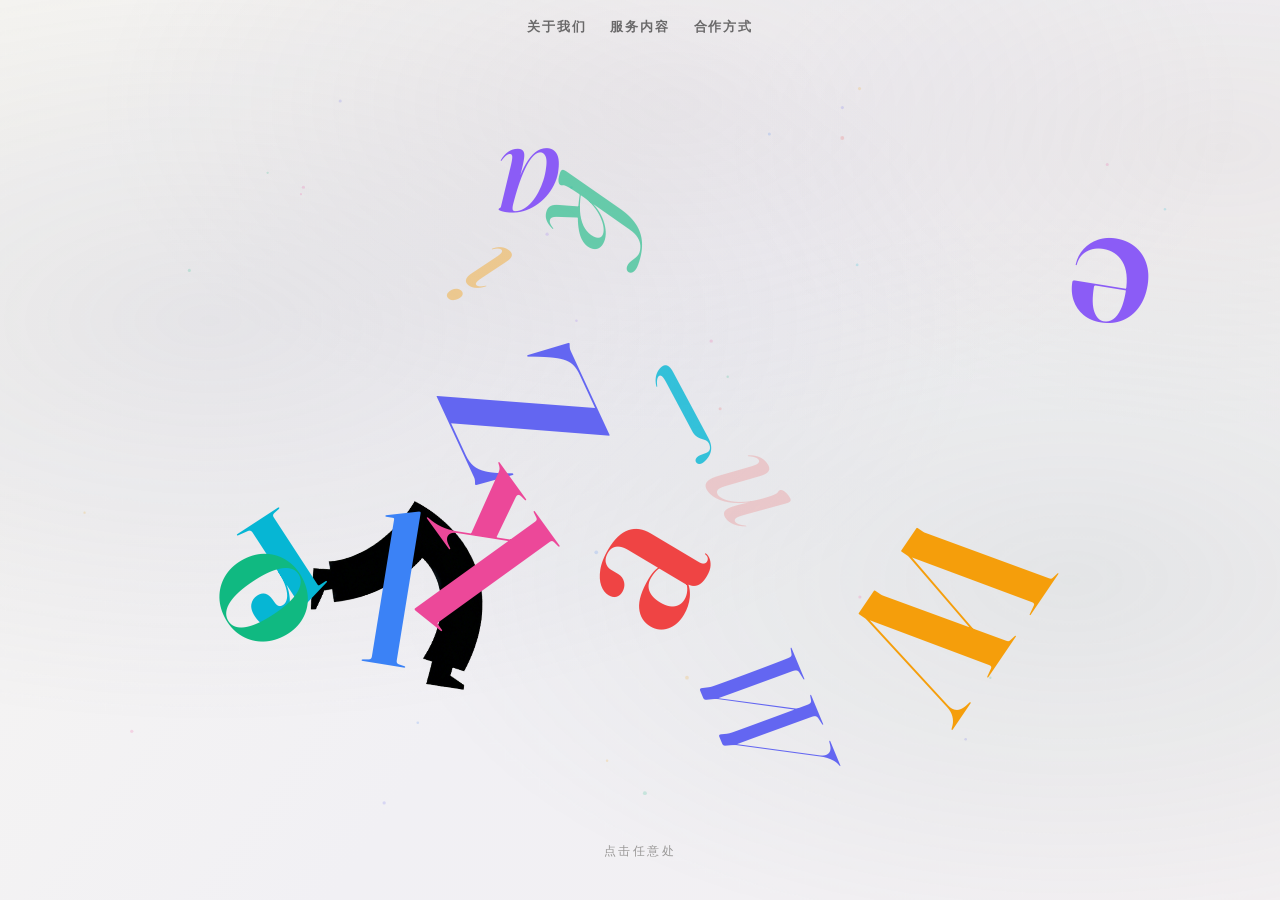
<file: index.html>
<!doctype html>
<html lang="zh-CN">
  <head>
    <meta charset="UTF-8" />
    <meta
      name="viewport"
      content="width=device-width, initial-scale=1.0, viewport-fit=cover"
    />
    <title>ZeroWalk</title>
    <link rel="icon" href="/assets/favicon.png" type="image/png" />
    <meta
      name="description"
      content="ZeroWalk — Walk in. Make AI work."
    />
    <link rel="preconnect" href="https://fonts.googleapis.com" />
    <link rel="preconnect" href="https://fonts.gstatic.com" crossorigin />
    <link rel="stylesheet" href="/styles/home.css" />
  </head>
  <body class="page-home">
    <div class="bg-gradient" aria-hidden="true"></div>
    <canvas id="canvas" aria-hidden="true"></canvas>

    <nav id="topNavTags" class="top-nav top-nav--home" aria-label="站点导航"></nav>

    <p id="hint" class="hint">点击任意处</p>

    <div id="contactPanel" class="home-contact-panel" aria-hidden="true">
      <div class="home-contact-middle">
        <div class="home-prose">
          <span class="home-prose__kicker">AI 时代，新的「阶级」出现了。</span>
          <p class="home-prose__lead">
            Anthropic CEO Dario Amodei 提出了一个极其震撼的概念：<br />
            「Zero World Country」— 第零世界国家。
          </p>
          <p class="home-prose__body">
            他说：这个世界已经有 1000 万人，提前进入了 AI 新世界。<br />
            他们没有国界，没有总统，没有边界。
          </p>
          <p class="home-prose__body">
            但他们有：AI 算力、工作流、自动化、Agent 以及被 AI 放大的能力。
          </p>
          <p class="home-prose__muted">而剩下的人，还停留在旧世界。</p>
        </div>
      </div>
      <div class="home-contact-footer">
        <a href="/services" class="contact-btn">AI如何改造我的业务？</a>
        <p class="home-contact-tagline">「跟我们一起去第零世界走走」 — 第零漫步。</p>
      </div>
    </div>

    <script src="/scripts/dom-ready.js"></script>
    <script src="/scripts/site-config.js"></script>
    <script src="/scripts/storage.js"></script>
    <script src="/scripts/contact-form.js"></script>
    <script src="/scripts/contact-modal.js"></script>
    <script src="/scripts/shared.js"></script>
    <script src="/scripts/home-ui.js"></script>
    <script src="/scripts/home-canvas.js" defer></script>
  </body>
</html>
</file>
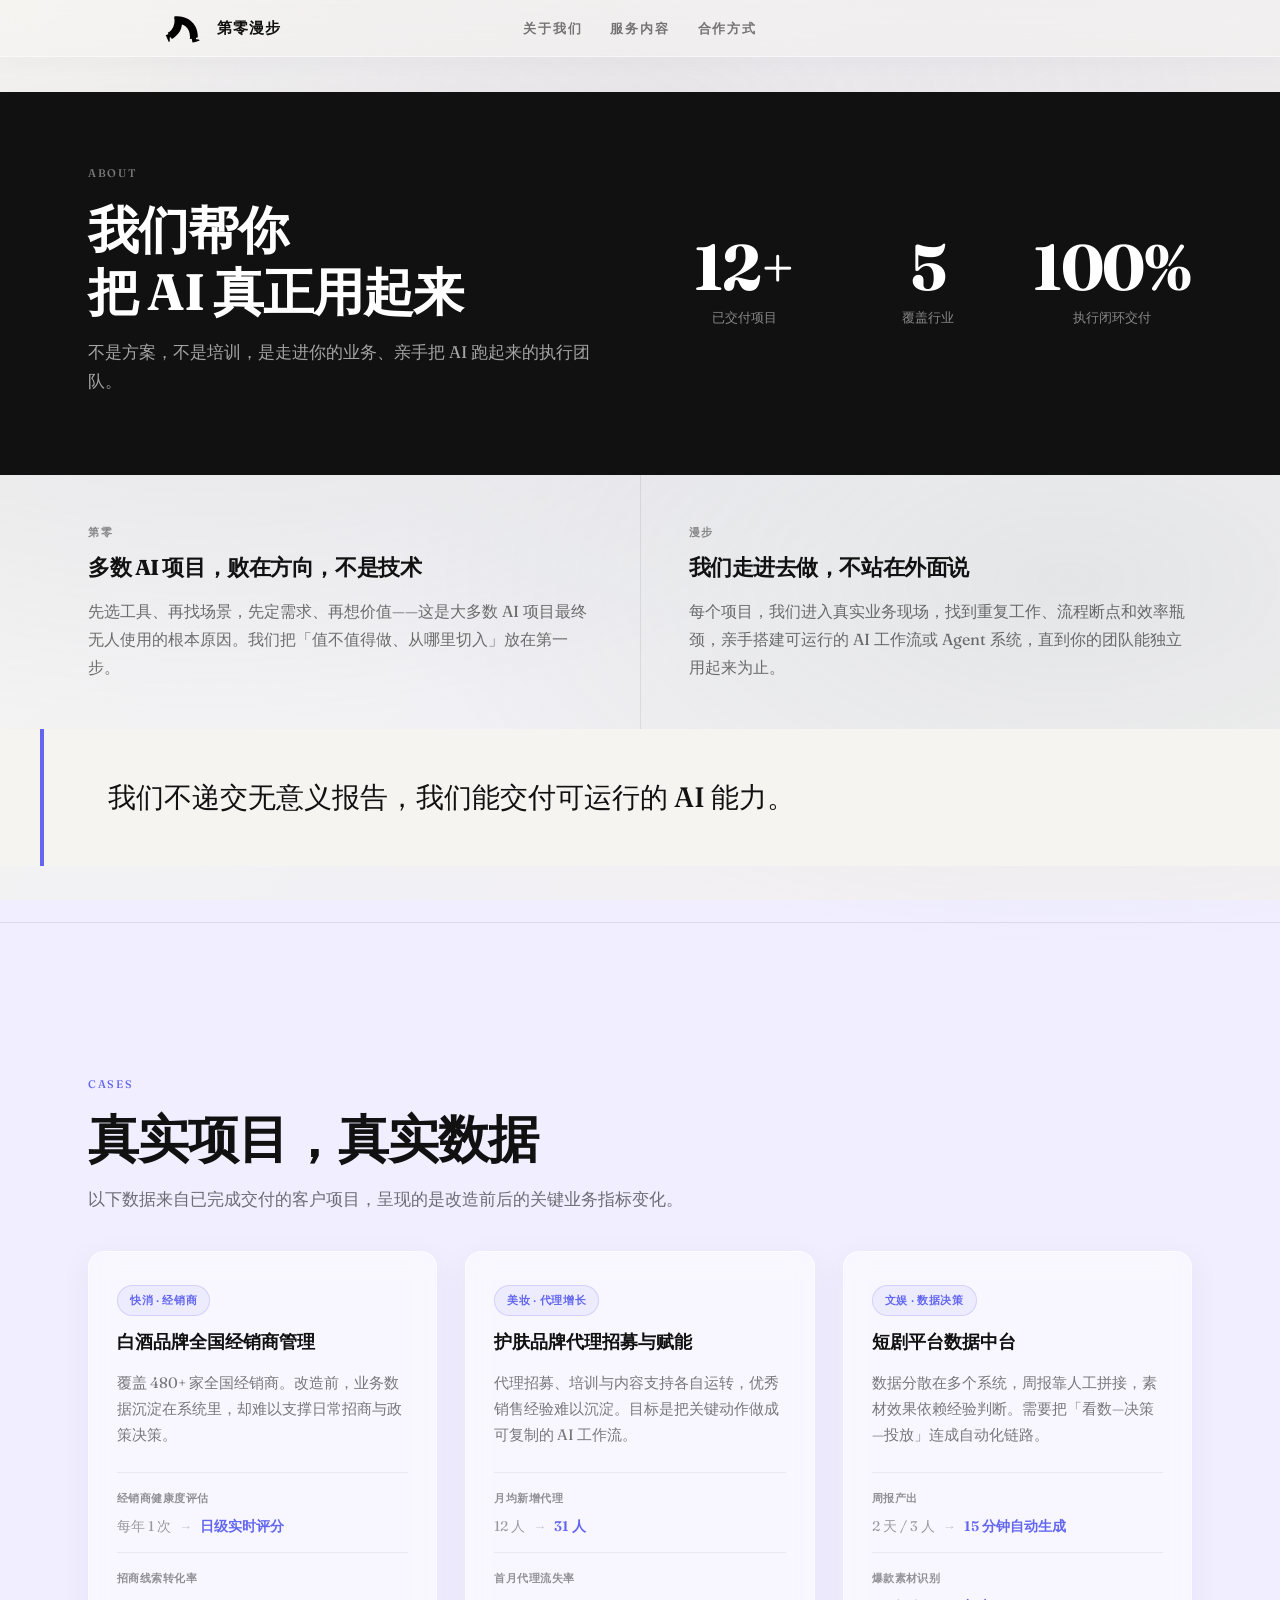
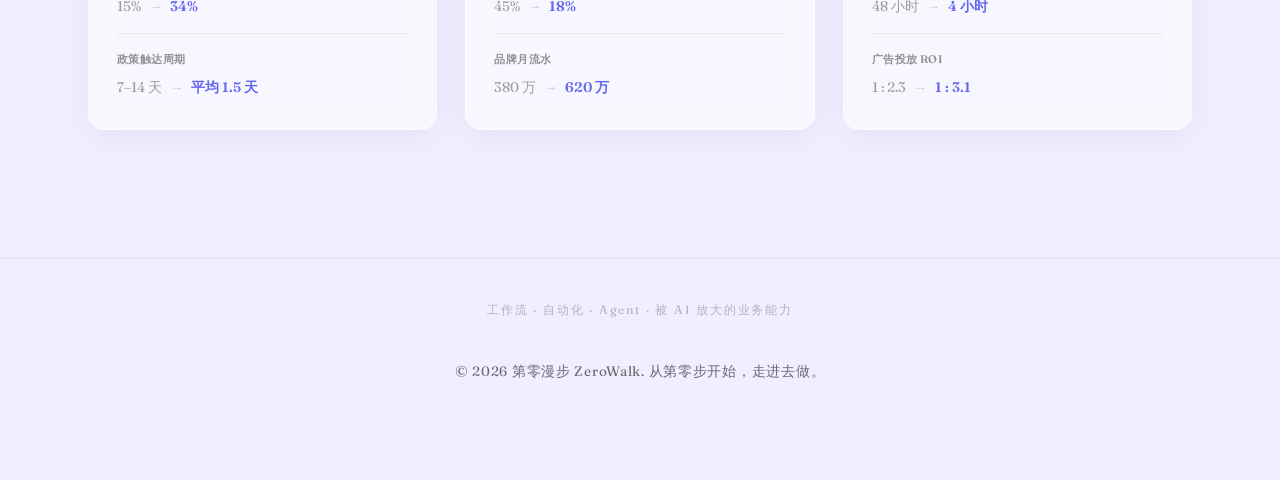
<file: about/index.html>
<!doctype html>
<html lang="zh-CN">
  <head>
    <meta charset="UTF-8" />
    <meta
      name="viewport"
      content="width=device-width, initial-scale=1.0, viewport-fit=cover"
    />
    <title>关于我们 · 第零漫步 ZeroWalk</title>
    <link rel="icon" href="/assets/favicon.png" type="image/png" />
    <link rel="preconnect" href="https://fonts.googleapis.com" />
    <link rel="preconnect" href="https://fonts.gstatic.com" crossorigin />
    <link rel="stylesheet" href="/styles/site.css" />
  </head>
  <body class="page-sub">
    <div class="bg-gradient" aria-hidden="true"></div>
    <header id="topNavTags" class="top-nav-bar" aria-label="站点导航"></header>

    <div class="site-shell site-shell--sub">
      <main class="sub-main">
        <section class="sub-hero-dark sub-section--flush-top" aria-labelledby="about-hero-title">
          <div class="sub-container sub-hero-dark__grid">
            <div>
              <span class="sub-label">About</span>
              <h1 id="about-hero-title" class="sub-title">我们帮你<br />把 AI 真正用起来</h1>
              <p class="sub-lead">不是方案，不是培训，是走进你的业务、亲手把 AI 跑起来的执行团队。</p>
            </div>
            <div class="sub-hero-stats" aria-label="核心数据">
              <div class="sub-hero-stat">
                <span class="sub-hero-stat__value">12+</span>
                <span class="sub-hero-stat__label">已交付项目</span>
              </div>
              <div class="sub-hero-stat">
                <span class="sub-hero-stat__value">5</span>
                <span class="sub-hero-stat__label">覆盖行业</span>
              </div>
              <div class="sub-hero-stat">
                <span class="sub-hero-stat__value">100%</span>
                <span class="sub-hero-stat__label">执行闭环交付</span>
              </div>
            </div>
          </div>
        </section>

        <section class="sub-section sub-section--tight">
          <div class="sub-container sub-container--flush">
            <div class="sub-split-story">
              <article class="sub-split-story__col">
                <span class="story-tag">第零</span>
                <h3>多数 AI 项目，败在方向，不是技术</h3>
                <p>
                  先选工具、再找场景，先定需求、再想价值——这是大多数 AI 项目最终无人使用的根本原因。我们把「值不值得做、从哪里切入」放在第一步。
                </p>
              </article>
              <div class="sub-split-story__rule" aria-hidden="true"></div>
              <article class="sub-split-story__col">
                <span class="story-tag">漫步</span>
                <h3>我们走进去做，不站在外面说</h3>
                <p>
                  每个项目，我们进入真实业务现场，找到重复工作、流程断点和效率瓶颈，亲手搭建可运行的 AI 工作流或 Agent 系统，直到你的团队能独立用起来为止。
                </p>
              </article>
            </div>
          </div>
        </section>

        <section class="sub-quote-wrap" aria-label="品牌主张">
          <blockquote class="sub-pull-quote">
            <p>我们不递交无意义报告，我们能交付可运行的 AI 能力。</p>
          </blockquote>
        </section>

        <hr class="sub-divider" />

        <section class="sub-section" aria-labelledby="cases-title">
          <div class="sub-container">
            <span class="sub-label">Cases</span>
            <h2 id="cases-title" class="sub-title">真实项目，真实数据</h2>
            <p class="sub-lead sub-lead--spaced">以下数据来自已完成交付的客户项目，呈现的是改造前后的关键业务指标变化。</p>

            <div class="sub-cases">
              <article class="sub-case-card">
                <header class="sub-case-card__head">
                  <span class="sub-case-badge">快消 · 经销商</span>
                  <h3>白酒品牌全国经销商管理</h3>
                </header>
                <p class="sub-case-card__intro">
                  覆盖 480+ 家全国经销商。改造前，业务数据沉淀在系统里，却难以支撑日常招商与政策决策。
                </p>
                <ul class="sub-case-metrics" aria-label="关键指标变化">
                  <li class="sub-case-metric">
                    <span class="sub-case-metric__name">经销商健康度评估</span>
                    <div class="sub-case-metric__vals">
                      <span class="is-before">每年 1 次</span>
                      <span class="is-arrow" aria-hidden="true">→</span>
                      <span class="is-after">日级实时评分</span>
                    </div>
                  </li>
                  <li class="sub-case-metric">
                    <span class="sub-case-metric__name">招商线索转化率</span>
                    <div class="sub-case-metric__vals">
                      <span class="is-before">15%</span>
                      <span class="is-arrow" aria-hidden="true">→</span>
                      <span class="is-after">34%</span>
                    </div>
                  </li>
                  <li class="sub-case-metric">
                    <span class="sub-case-metric__name">政策触达周期</span>
                    <div class="sub-case-metric__vals">
                      <span class="is-before">7–14 天</span>
                      <span class="is-arrow" aria-hidden="true">→</span>
                      <span class="is-after">平均 1.5 天</span>
                    </div>
                  </li>
                </ul>
              </article>

              <article class="sub-case-card">
                <header class="sub-case-card__head">
                  <span class="sub-case-badge">美妆 · 代理增长</span>
                  <h3>护肤品牌代理招募与赋能</h3>
                </header>
                <p class="sub-case-card__intro">
                  代理招募、培训与内容支持各自运转，优秀销售经验难以沉淀。目标是把关键动作做成可复制的 AI 工作流。
                </p>
                <ul class="sub-case-metrics" aria-label="关键指标变化">
                  <li class="sub-case-metric">
                    <span class="sub-case-metric__name">月均新增代理</span>
                    <div class="sub-case-metric__vals">
                      <span class="is-before">12 人</span>
                      <span class="is-arrow" aria-hidden="true">→</span>
                      <span class="is-after">31 人</span>
                    </div>
                  </li>
                  <li class="sub-case-metric">
                    <span class="sub-case-metric__name">首月代理流失率</span>
                    <div class="sub-case-metric__vals">
                      <span class="is-before">45%</span>
                      <span class="is-arrow" aria-hidden="true">→</span>
                      <span class="is-after">18%</span>
                    </div>
                  </li>
                  <li class="sub-case-metric">
                    <span class="sub-case-metric__name">品牌月流水</span>
                    <div class="sub-case-metric__vals">
                      <span class="is-before">380 万</span>
                      <span class="is-arrow" aria-hidden="true">→</span>
                      <span class="is-after">620 万</span>
                    </div>
                  </li>
                </ul>
              </article>

              <article class="sub-case-card">
                <header class="sub-case-card__head">
                  <span class="sub-case-badge">文娱 · 数据决策</span>
                  <h3>短剧平台数据中台</h3>
                </header>
                <p class="sub-case-card__intro">
                  数据分散在多个系统，周报靠人工拼接，素材效果依赖经验判断。需要把「看数—决策—投放」连成自动化链路。
                </p>
                <ul class="sub-case-metrics" aria-label="关键指标变化">
                  <li class="sub-case-metric">
                    <span class="sub-case-metric__name">周报产出</span>
                    <div class="sub-case-metric__vals">
                      <span class="is-before">2 天 / 3 人</span>
                      <span class="is-arrow" aria-hidden="true">→</span>
                      <span class="is-after">15 分钟自动生成</span>
                    </div>
                  </li>
                  <li class="sub-case-metric">
                    <span class="sub-case-metric__name">爆款素材识别</span>
                    <div class="sub-case-metric__vals">
                      <span class="is-before">48 小时</span>
                      <span class="is-arrow" aria-hidden="true">→</span>
                      <span class="is-after">4 小时</span>
                    </div>
                  </li>
                  <li class="sub-case-metric">
                    <span class="sub-case-metric__name">广告投放 ROI</span>
                    <div class="sub-case-metric__vals">
                      <span class="is-before">1 : 2.3</span>
                      <span class="is-arrow" aria-hidden="true">→</span>
                      <span class="is-after">1 : 3.1</span>
                    </div>
                  </li>
                </ul>
              </article>
            </div>
          </div>
        </section>
      </main>
      <div data-shared-footer></div>
    </div>
    <script src="/scripts/dom-ready.js"></script>
    <script src="/scripts/site-config.js"></script>
    <script src="/scripts/shared.js"></script>
  </body>
</html>
</file>
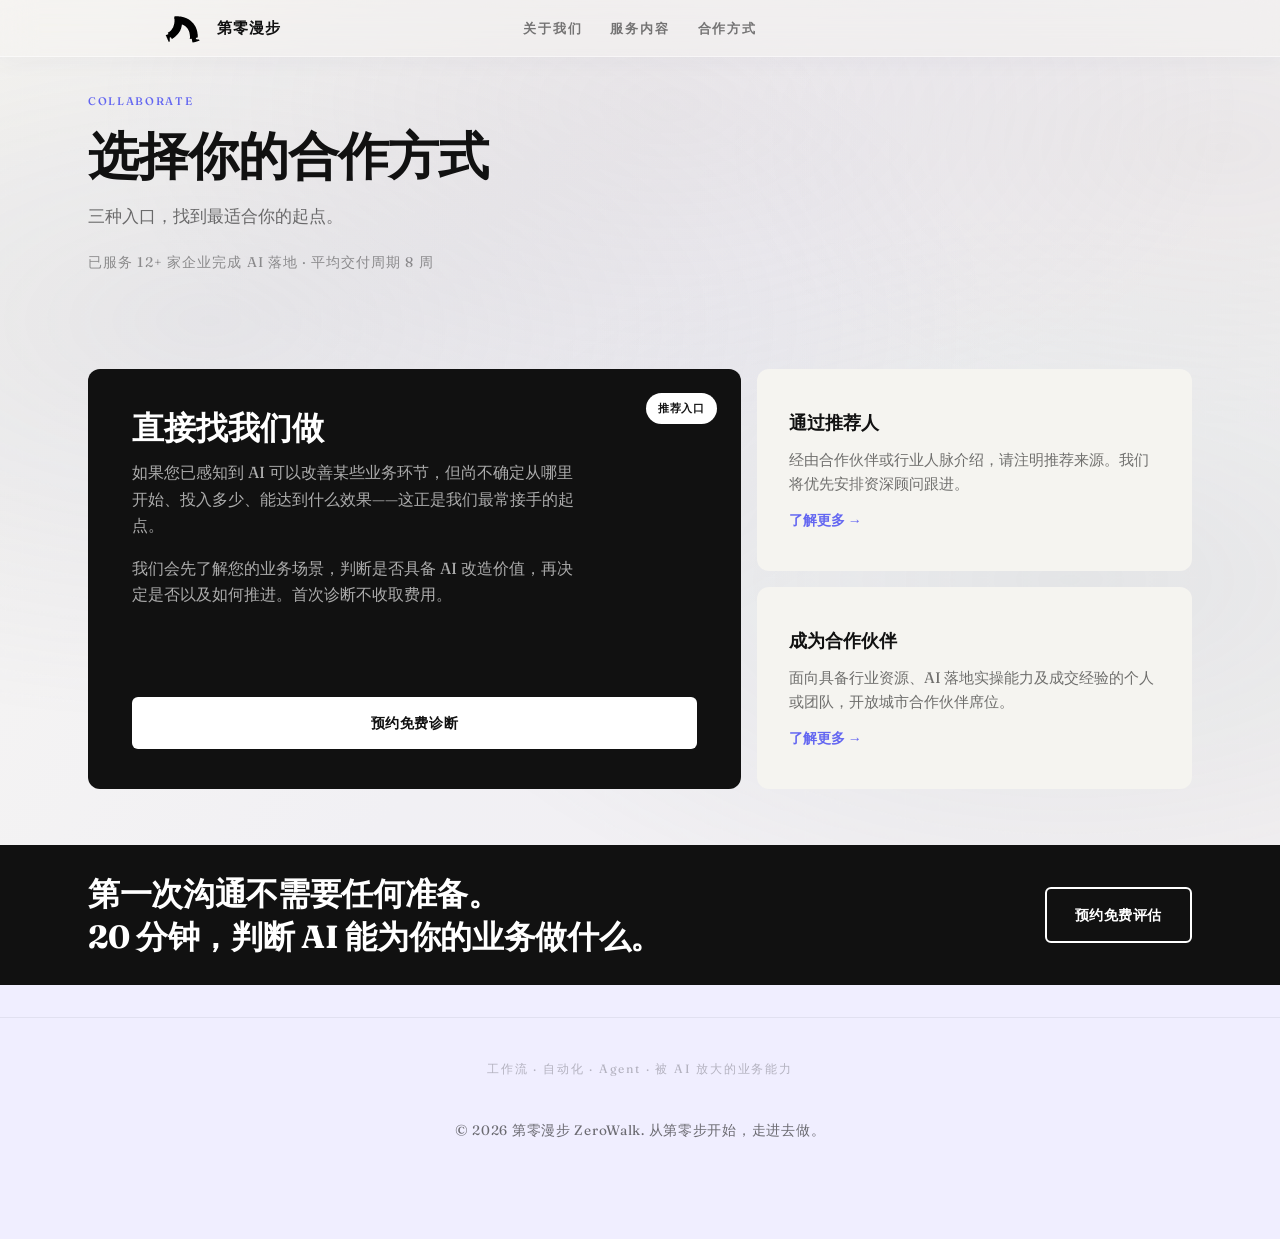
<file: collaborate/index.html>
<!doctype html>
<html lang="zh-CN">
  <head>
    <meta charset="UTF-8" />
    <meta
      name="viewport"
      content="width=device-width, initial-scale=1.0, viewport-fit=cover"
    />
    <title>合作方式 · 第零漫步 ZeroWalk</title>
    <link rel="icon" href="/assets/favicon.png" type="image/png" />
    <link rel="preconnect" href="https://fonts.googleapis.com" />
    <link rel="preconnect" href="https://fonts.gstatic.com" crossorigin />
    <link rel="stylesheet" href="/styles/site.css" />
  </head>
  <body class="page-sub">
    <div class="bg-gradient" aria-hidden="true"></div>
    <header id="topNavTags" class="top-nav-bar" aria-label="站点导航"></header>

    <div class="site-shell site-shell--sub">
      <main class="sub-main">
        <section class="sub-section sub-section--flush-top">
          <div class="sub-container">
            <span class="sub-label">Collaborate</span>
            <h1 class="sub-title">选择你的合作方式</h1>
            <p class="sub-lead">三种入口，找到最适合你的起点。</p>
            <p class="sub-stat-line">已服务 12+ 家企业完成 AI 落地  ·  平均交付周期 8 周</p>
          </div>
        </section>

        <section class="sub-section sub-section--tight">
          <div class="sub-container">
            <div class="sub-collab-grid">
              <article class="sub-collab-primary">
                <span class="sub-collab-rec-badge">推荐入口</span>
                <div>
                  <h3>直接找我们做</h3>
                  <p>
                    如果您已感知到 AI 可以改善某些业务环节，但尚不确定从哪里开始、投入多少、能达到什么效果——这正是我们最常接手的起点。
                  </p>
                  <p>
                    我们会先了解您的业务场景，判断是否具备 AI 改造价值，再决定是否以及如何推进。首次诊断不收取费用。
                  </p>
                </div>
                <a class="sub-btn-light" href="#" data-open-contact>预约免费诊断</a>
              </article>
              <div class="sub-collab-side">
                <article class="sub-collab-secondary">
                  <h3>通过推荐人</h3>
                  <p>经由合作伙伴或行业人脉介绍，请注明推荐来源。我们将优先安排资深顾问跟进。</p>
                  <a class="sub-link-arrow" href="#" data-open-contact>了解更多 →</a>
                </article>
                <article class="sub-collab-secondary">
                  <h3>成为合作伙伴</h3>
                  <p>
                    面向具备行业资源、AI 落地实操能力及成交经验的个人或团队，开放城市合作伙伴席位。
                  </p>
                  <a class="sub-link-arrow" href="#" data-open-contact>了解更多 →</a>
                </article>
              </div>
            </div>
          </div>
        </section>

        <section class="sub-cta-bar sub-cta-bar--tall" aria-label="预约沟通">
          <div class="sub-container sub-cta-bar__inner">
            <p class="sub-cta-bar__text">
              第一次沟通不需要任何准备。<br />
              20 分钟，判断 AI 能为你的业务做什么。
            </p>
            <a class="sub-btn-outline" href="#" data-open-contact>预约免费评估</a>
          </div>
        </section>
      </main>
      <div data-shared-footer></div>
    </div>
    <script src="/scripts/dom-ready.js"></script>
    <script src="/scripts/site-config.js"></script>
    <script src="/scripts/storage.js"></script>
    <script src="/scripts/contact-form.js"></script>
    <script src="/scripts/contact-modal.js"></script>
    <script src="/scripts/shared.js"></script>
  </body>
</html>
</file>
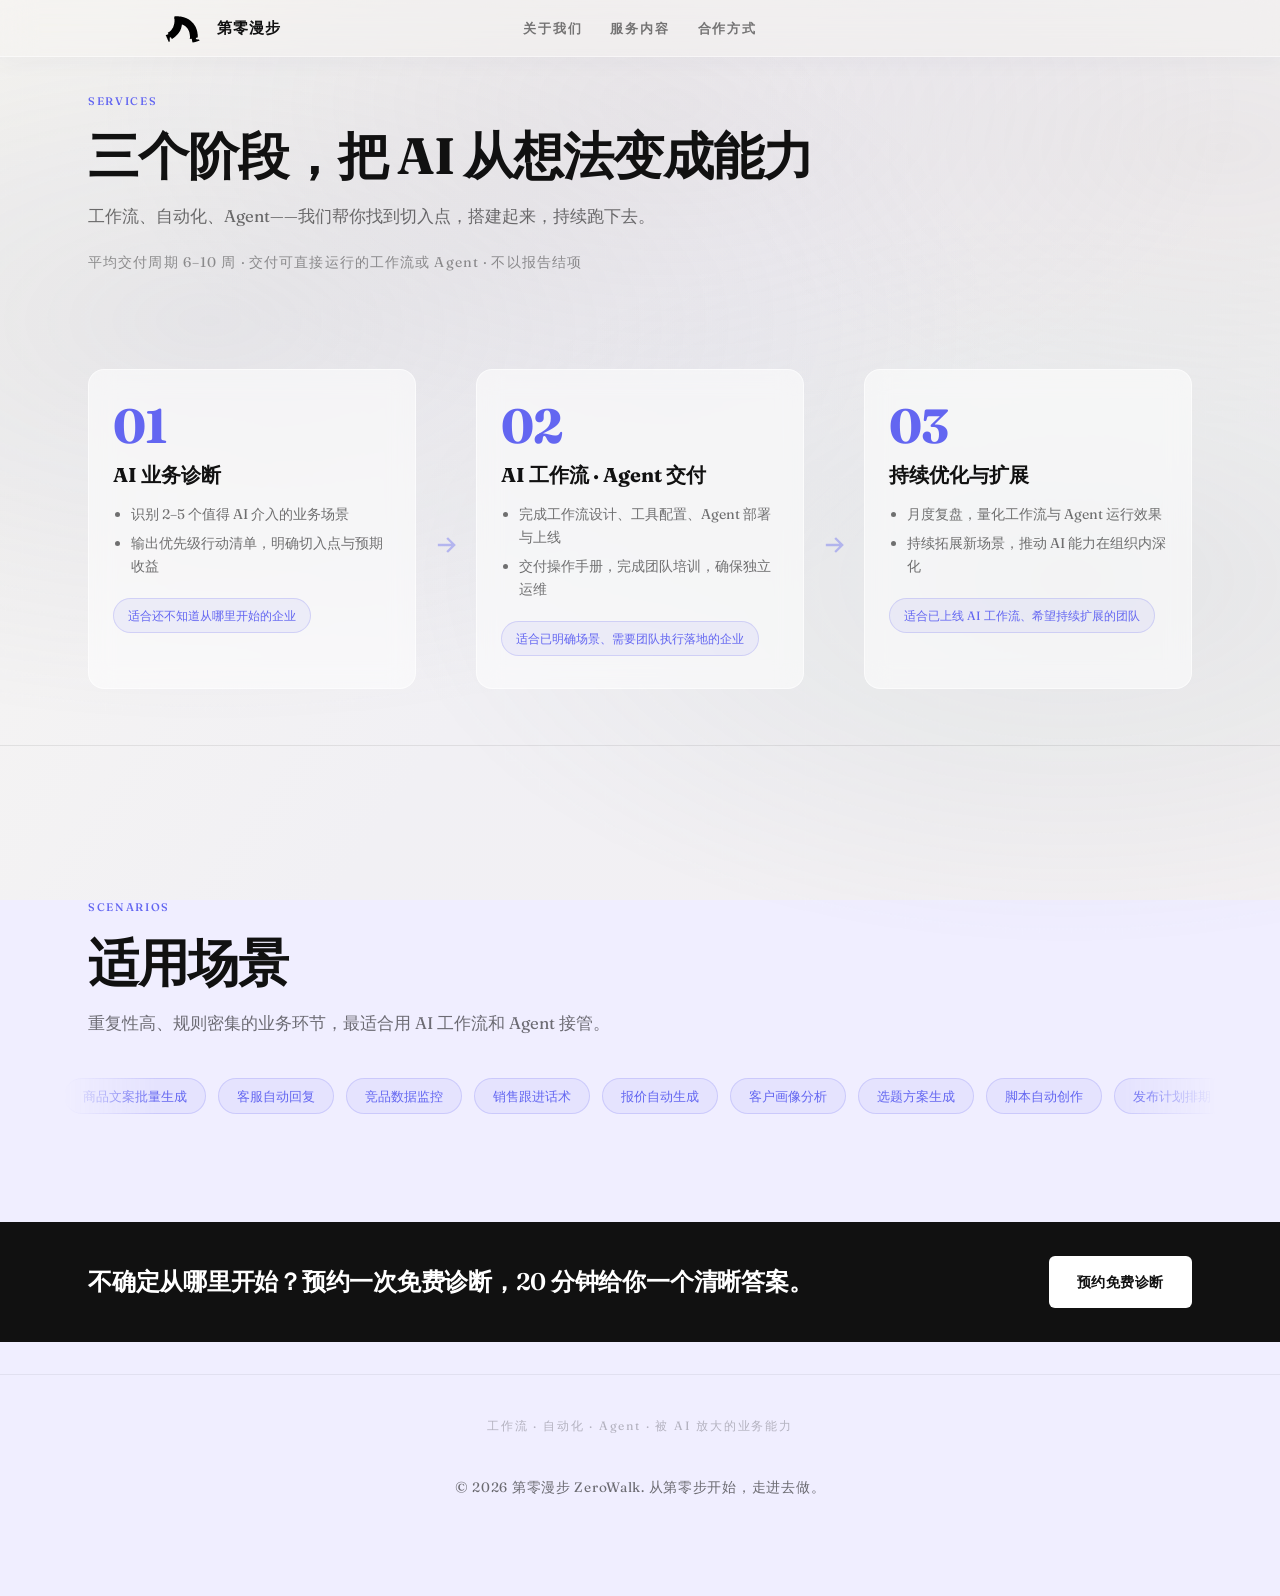
<file: services/index.html>
<!doctype html>
<html lang="zh-CN">
  <head>
    <meta charset="UTF-8" />
    <meta
      name="viewport"
      content="width=device-width, initial-scale=1.0, viewport-fit=cover"
    />
    <title>服务内容 · 第零漫步 ZeroWalk</title>
    <link rel="icon" href="/assets/favicon.png" type="image/png" />
    <link rel="preconnect" href="https://fonts.googleapis.com" />
    <link rel="preconnect" href="https://fonts.gstatic.com" crossorigin />
    <link rel="stylesheet" href="/styles/site.css" />
  </head>
  <body class="page-sub">
    <div class="bg-gradient" aria-hidden="true"></div>
    <header id="topNavTags" class="top-nav-bar" aria-label="站点导航"></header>

    <div class="site-shell site-shell--sub">
      <main class="sub-main">
        <section class="sub-section sub-section--flush-top">
          <div class="sub-container">
            <span class="sub-label">Services</span>
            <h1 class="sub-title">三个阶段，把 AI 从想法变成能力</h1>
            <p class="sub-lead">工作流、自动化、Agent——我们帮你找到切入点，搭建起来，持续跑下去。</p>
            <p class="sub-stat-line">
              平均交付周期 6–10 周  ·  交付可直接运行的工作流或 Agent  ·  不以报告结项
            </p>
          </div>
        </section>

        <section class="sub-section sub-section--tight">
          <div class="sub-container">
            <div class="sub-steps">
              <article class="sub-step-col">
                <span class="sub-step-num">01</span>
                <h3>AI 业务诊断</h3>
                <ul>
                  <li>识别 2–5 个值得 AI 介入的业务场景</li>
                  <li>输出优先级行动清单，明确切入点与预期收益</li>
                </ul>
                <span class="sub-step-badge">适合还不知道从哪里开始的企业</span>
              </article>
              <div class="sub-step-arrow" aria-hidden="true">
                <svg viewBox="0 0 24 24" fill="none" stroke="currentColor" stroke-width="2">
                  <path d="M5 12h14M13 6l6 6-6 6" />
                </svg>
              </div>
              <article class="sub-step-col">
                <span class="sub-step-num">02</span>
                <h3>AI 工作流 · Agent 交付</h3>
                <ul>
                  <li>完成工作流设计、工具配置、Agent 部署与上线</li>
                  <li>交付操作手册，完成团队培训，确保独立运维</li>
                </ul>
                <span class="sub-step-badge">适合已明确场景、需要团队执行落地的企业</span>
              </article>
              <div class="sub-step-arrow" aria-hidden="true">
                <svg viewBox="0 0 24 24" fill="none" stroke="currentColor" stroke-width="2">
                  <path d="M5 12h14M13 6l6 6-6 6" />
                </svg>
              </div>
              <article class="sub-step-col">
                <span class="sub-step-num">03</span>
                <h3>持续优化与扩展</h3>
                <ul>
                  <li>月度复盘，量化工作流与 Agent 运行效果</li>
                  <li>持续拓展新场景，推动 AI 能力在组织内深化</li>
                </ul>
                <span class="sub-step-badge">适合已上线 AI 工作流、希望持续扩展的团队</span>
              </article>
            </div>
          </div>
        </section>

        <hr class="sub-divider" />

        <section class="sub-section">
          <div class="sub-container">
            <span class="sub-label">Scenarios</span>
            <h2 class="sub-title">适用场景</h2>
            <p class="sub-lead sub-lead--spaced-sm">
              重复性高、规则密集的业务环节，最适合用 AI 工作流和 Agent 接管。
            </p>
            <div data-scenario-marquee></div>
          </div>
        </section>

        <section class="sub-cta-bar" aria-label="行动召唤">
          <div class="sub-container sub-cta-bar__inner">
            <p class="sub-cta-bar__text">
              不确定从哪里开始？预约一次免费诊断，20 分钟给你一个清晰答案。
            </p>
            <a class="sub-btn-light" href="#" data-open-contact>预约免费诊断</a>
          </div>
        </section>
      </main>
      <div data-shared-footer></div>
    </div>
    <script src="/scripts/dom-ready.js"></script>
    <script src="/scripts/site-config.js"></script>
    <script src="/scripts/storage.js"></script>
    <script src="/scripts/contact-form.js"></script>
    <script src="/scripts/contact-modal.js"></script>
    <script src="/scripts/shared.js"></script>
    <script src="/scripts/subpage-ui.js"></script>
  </body>
</html>
</file>
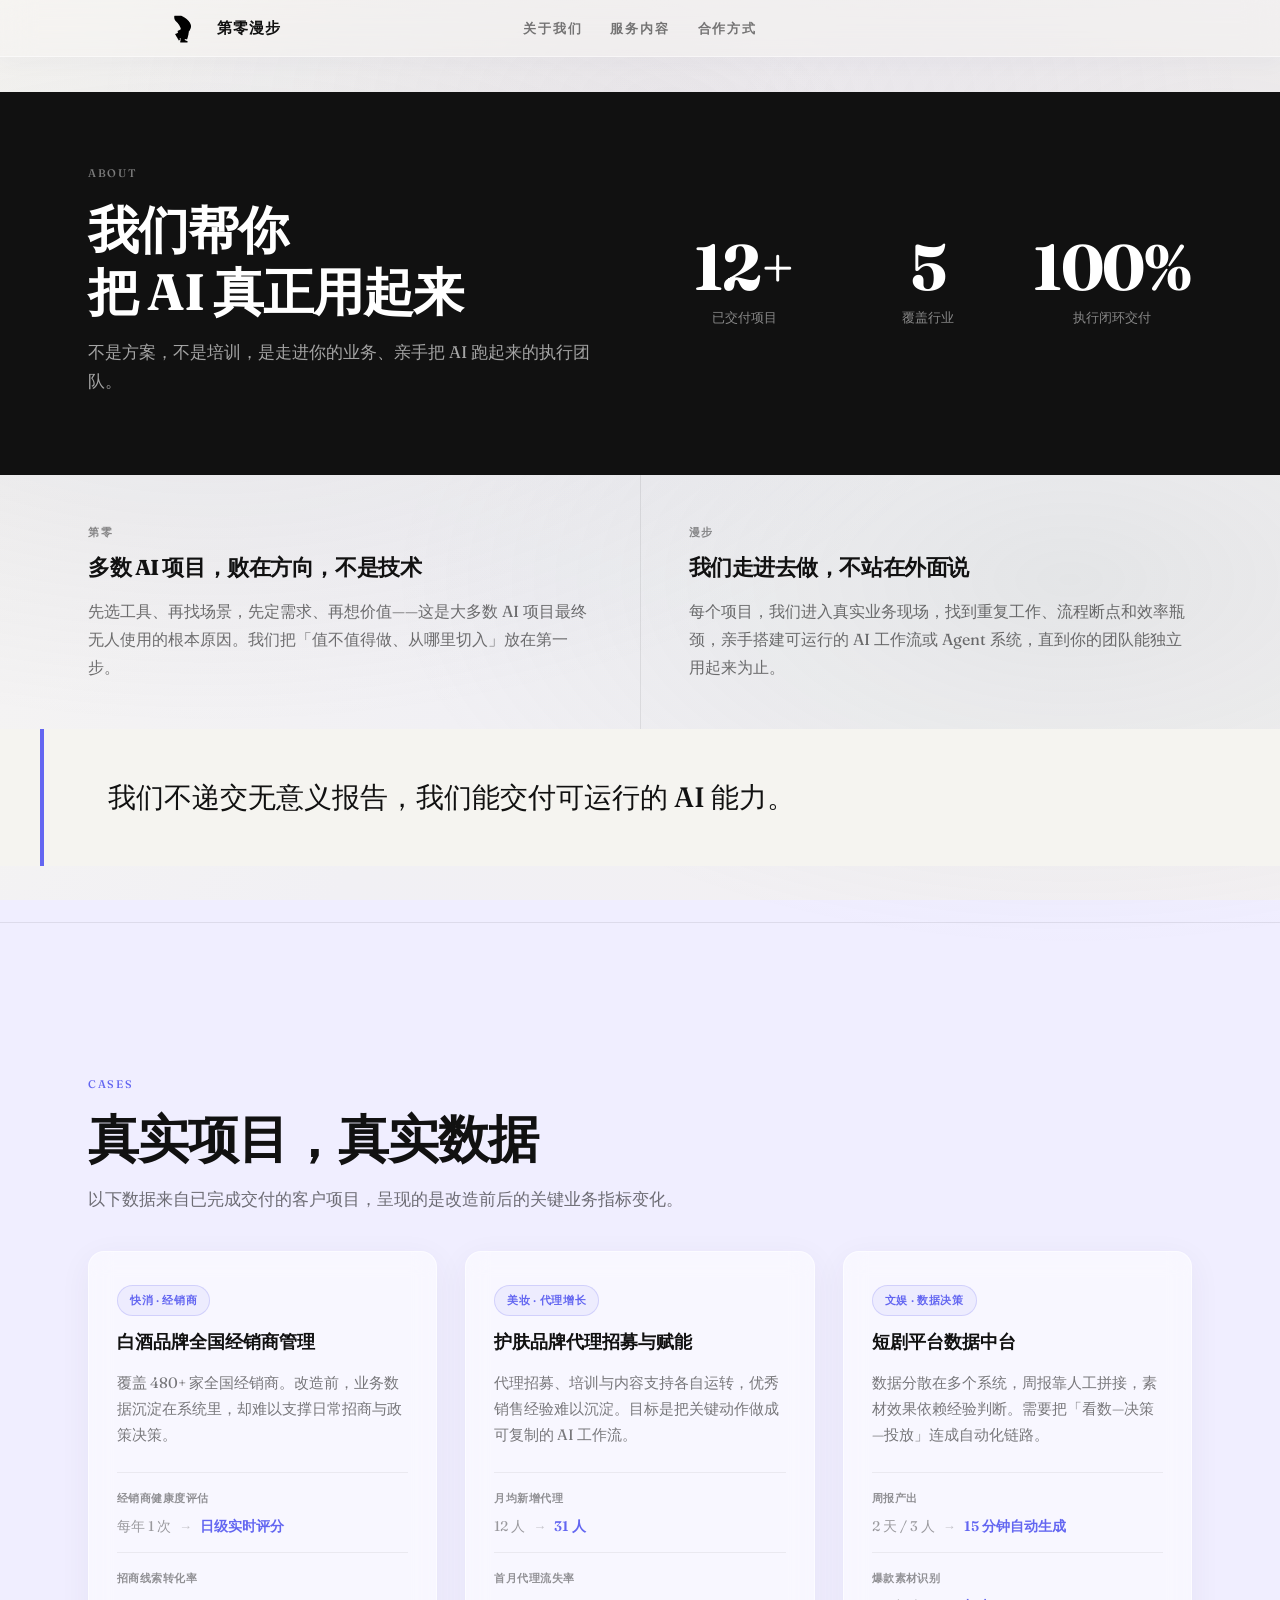
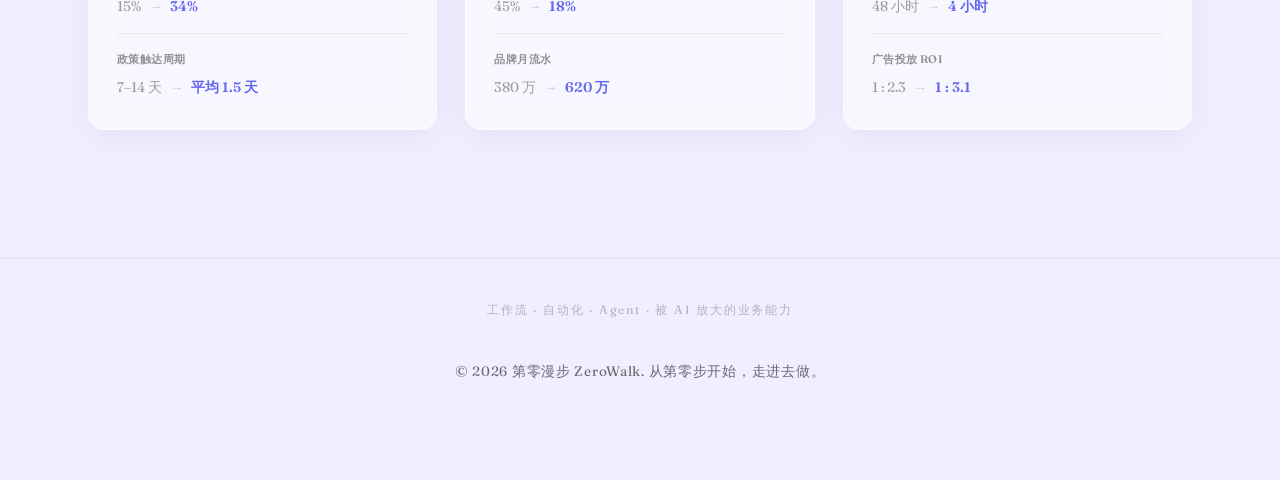
<file: about.html>
<!doctype html>
<html lang="zh-CN">
  <head>
    <meta charset="UTF-8" />
    <meta name="viewport" content="width=device-width, initial-scale=1.0" />
    <title>关于我们 · 第零漫步 ZeroWalk</title>
    <link rel="icon" href="assets/favicon.png" type="image/png" />
    <link rel="preconnect" href="https://fonts.googleapis.com" />
    <link rel="preconnect" href="https://fonts.gstatic.com" crossorigin />
    <link rel="stylesheet" href="styles/site.css" />
  </head>
  <body class="page-sub">
    <div class="bg-gradient" aria-hidden="true"></div>
    <header id="topNavTags" class="top-nav-bar" aria-label="站点导航"></header>

    <div class="site-shell site-shell--sub">
      <main class="sub-main">
        <section class="sub-hero-dark sub-section--flush-top" aria-labelledby="about-hero-title">
          <div class="sub-container sub-hero-dark__grid">
            <div>
              <span class="sub-label">About</span>
              <h1 id="about-hero-title" class="sub-title">我们帮你<br />把 AI 真正用起来</h1>
              <p class="sub-lead">不是方案，不是培训，是走进你的业务、亲手把 AI 跑起来的执行团队。</p>
            </div>
            <div class="sub-hero-stats" aria-label="核心数据">
              <div class="sub-hero-stat">
                <span class="sub-hero-stat__value">12+</span>
                <span class="sub-hero-stat__label">已交付项目</span>
              </div>
              <div class="sub-hero-stat">
                <span class="sub-hero-stat__value">5</span>
                <span class="sub-hero-stat__label">覆盖行业</span>
              </div>
              <div class="sub-hero-stat">
                <span class="sub-hero-stat__value">100%</span>
                <span class="sub-hero-stat__label">执行闭环交付</span>
              </div>
            </div>
          </div>
        </section>

        <section class="sub-section sub-section--tight">
          <div class="sub-container sub-container--flush">
            <div class="sub-split-story">
              <article class="sub-split-story__col">
                <span class="story-tag">第零</span>
                <h3>多数 AI 项目，败在方向，不是技术</h3>
                <p>
                  先选工具、再找场景，先定需求、再想价值——这是大多数 AI 项目最终无人使用的根本原因。我们把「值不值得做、从哪里切入」放在第一步。
                </p>
              </article>
              <div class="sub-split-story__rule" aria-hidden="true"></div>
              <article class="sub-split-story__col">
                <span class="story-tag">漫步</span>
                <h3>我们走进去做，不站在外面说</h3>
                <p>
                  每个项目，我们进入真实业务现场，找到重复工作、流程断点和效率瓶颈，亲手搭建可运行的 AI 工作流或 Agent 系统，直到你的团队能独立用起来为止。
                </p>
              </article>
            </div>
          </div>
        </section>

        <section class="sub-quote-wrap" aria-label="品牌主张">
          <blockquote class="sub-pull-quote">
            <p>我们不递交无意义报告，我们能交付可运行的 AI 能力。</p>
          </blockquote>
        </section>

        <hr class="sub-divider" />

        <section class="sub-section" aria-labelledby="cases-title">
          <div class="sub-container">
            <span class="sub-label">Cases</span>
            <h2 id="cases-title" class="sub-title">真实项目，真实数据</h2>
            <p class="sub-lead sub-lead--spaced">以下数据来自已完成交付的客户项目，呈现的是改造前后的关键业务指标变化。</p>

            <div class="sub-cases">
              <article class="sub-case-card">
                <header class="sub-case-card__head">
                  <span class="sub-case-badge">快消 · 经销商</span>
                  <h3>白酒品牌全国经销商管理</h3>
                </header>
                <p class="sub-case-card__intro">
                  覆盖 480+ 家全国经销商。改造前，业务数据沉淀在系统里，却难以支撑日常招商与政策决策。
                </p>
                <ul class="sub-case-metrics" aria-label="关键指标变化">
                  <li class="sub-case-metric">
                    <span class="sub-case-metric__name">经销商健康度评估</span>
                    <div class="sub-case-metric__vals">
                      <span class="is-before">每年 1 次</span>
                      <span class="is-arrow" aria-hidden="true">→</span>
                      <span class="is-after">日级实时评分</span>
                    </div>
                  </li>
                  <li class="sub-case-metric">
                    <span class="sub-case-metric__name">招商线索转化率</span>
                    <div class="sub-case-metric__vals">
                      <span class="is-before">15%</span>
                      <span class="is-arrow" aria-hidden="true">→</span>
                      <span class="is-after">34%</span>
                    </div>
                  </li>
                  <li class="sub-case-metric">
                    <span class="sub-case-metric__name">政策触达周期</span>
                    <div class="sub-case-metric__vals">
                      <span class="is-before">7–14 天</span>
                      <span class="is-arrow" aria-hidden="true">→</span>
                      <span class="is-after">平均 1.5 天</span>
                    </div>
                  </li>
                </ul>
              </article>

              <article class="sub-case-card">
                <header class="sub-case-card__head">
                  <span class="sub-case-badge">美妆 · 代理增长</span>
                  <h3>护肤品牌代理招募与赋能</h3>
                </header>
                <p class="sub-case-card__intro">
                  代理招募、培训与内容支持各自运转，优秀销售经验难以沉淀。目标是把关键动作做成可复制的 AI 工作流。
                </p>
                <ul class="sub-case-metrics" aria-label="关键指标变化">
                  <li class="sub-case-metric">
                    <span class="sub-case-metric__name">月均新增代理</span>
                    <div class="sub-case-metric__vals">
                      <span class="is-before">12 人</span>
                      <span class="is-arrow" aria-hidden="true">→</span>
                      <span class="is-after">31 人</span>
                    </div>
                  </li>
                  <li class="sub-case-metric">
                    <span class="sub-case-metric__name">首月代理流失率</span>
                    <div class="sub-case-metric__vals">
                      <span class="is-before">45%</span>
                      <span class="is-arrow" aria-hidden="true">→</span>
                      <span class="is-after">18%</span>
                    </div>
                  </li>
                  <li class="sub-case-metric">
                    <span class="sub-case-metric__name">品牌月流水</span>
                    <div class="sub-case-metric__vals">
                      <span class="is-before">380 万</span>
                      <span class="is-arrow" aria-hidden="true">→</span>
                      <span class="is-after">620 万</span>
                    </div>
                  </li>
                </ul>
              </article>

              <article class="sub-case-card">
                <header class="sub-case-card__head">
                  <span class="sub-case-badge">文娱 · 数据决策</span>
                  <h3>短剧平台数据中台</h3>
                </header>
                <p class="sub-case-card__intro">
                  数据分散在多个系统，周报靠人工拼接，素材效果依赖经验判断。需要把「看数—决策—投放」连成自动化链路。
                </p>
                <ul class="sub-case-metrics" aria-label="关键指标变化">
                  <li class="sub-case-metric">
                    <span class="sub-case-metric__name">周报产出</span>
                    <div class="sub-case-metric__vals">
                      <span class="is-before">2 天 / 3 人</span>
                      <span class="is-arrow" aria-hidden="true">→</span>
                      <span class="is-after">15 分钟自动生成</span>
                    </div>
                  </li>
                  <li class="sub-case-metric">
                    <span class="sub-case-metric__name">爆款素材识别</span>
                    <div class="sub-case-metric__vals">
                      <span class="is-before">48 小时</span>
                      <span class="is-arrow" aria-hidden="true">→</span>
                      <span class="is-after">4 小时</span>
                    </div>
                  </li>
                  <li class="sub-case-metric">
                    <span class="sub-case-metric__name">广告投放 ROI</span>
                    <div class="sub-case-metric__vals">
                      <span class="is-before">1 : 2.3</span>
                      <span class="is-arrow" aria-hidden="true">→</span>
                      <span class="is-after">1 : 3.1</span>
                    </div>
                  </li>
                </ul>
              </article>
            </div>
          </div>
        </section>
      </main>
      <div data-shared-footer></div>
    </div>
    <script src="scripts/site-config.js"></script>
    <script src="scripts/shared.js"></script>
  </body>
</html>
</file>
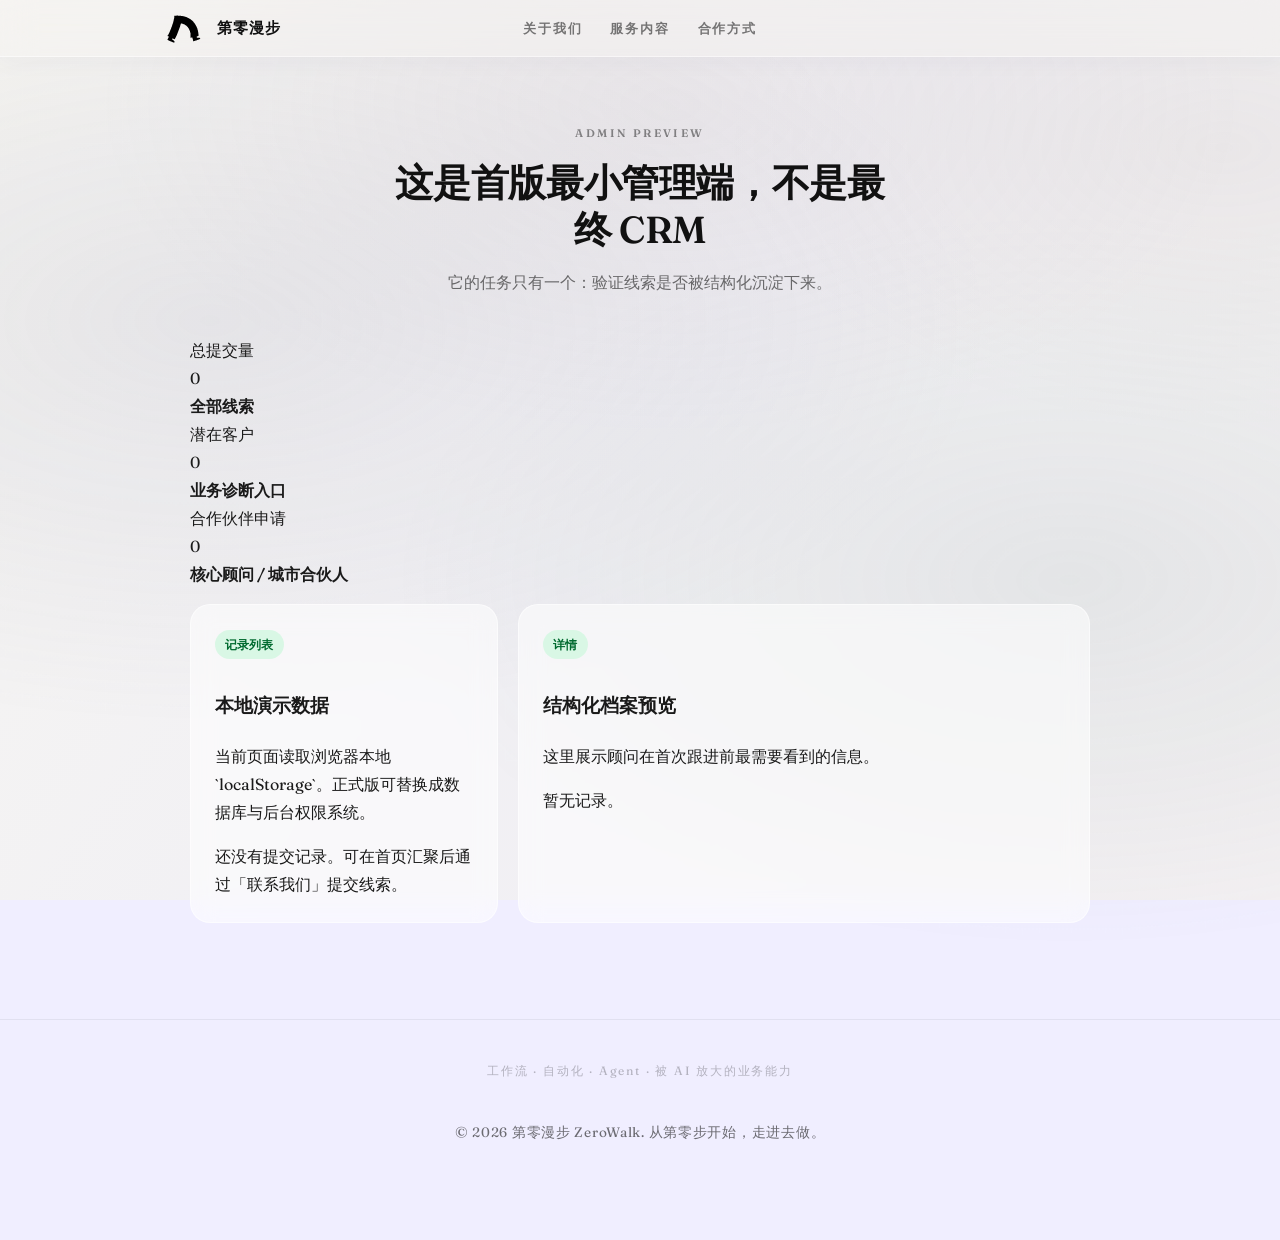
<file: admin.html>
<!doctype html>
<html lang="zh-CN">
  <head>
    <meta charset="UTF-8" />
    <meta
      name="viewport"
      content="width=device-width, initial-scale=1.0, viewport-fit=cover"
    />
    <title>线索管理演示页 · 第零漫步 ZeroWalk</title>
    <link rel="icon" href="/assets/favicon.png" type="image/png" />
    <link rel="stylesheet" href="/styles/site.css" />
  </head>
  <body class="page-sub">
    <div class="bg-gradient" aria-hidden="true"></div>
    <header id="topNavTags" class="top-nav-bar" aria-label="站点导航"></header>

    <div class="site-shell site-shell--sub">
      <main class="site-main">
        <section class="page-head">
          <div class="section-label">Admin Preview</div>
          <h1>这是首版最小管理端，不是最终 CRM</h1>
          <p>它的任务只有一个：验证线索是否被结构化沉淀下来。</p>
        </section>

        <section class="page-wrap">
          <div class="stats-grid" style="margin-bottom: 1rem;">
            <article class="metric-card"><div class="delta">总提交量</div><div id="stat-total" class="stat-number">0</div><strong>全部线索</strong></article>
            <article class="metric-card"><div class="delta">潜在客户</div><div id="stat-client" class="stat-number">0</div><strong>业务诊断入口</strong></article>
            <article class="metric-card"><div class="delta">合作伙伴申请</div><div id="stat-partner" class="stat-number">0</div><strong>核心顾问 / 城市合伙人</strong></article>
          </div>

          <div class="admin-grid">
            <aside class="admin-panel">
              <div class="section-label">记录列表</div>
              <h3>本地演示数据</h3>
              <p>当前页面读取浏览器本地 `localStorage`。正式版可替换成数据库与后台权限系统。</p>
              <ul id="record-list" class="record-list"></ul>
            </aside>
            <section class="admin-panel">
              <div class="section-label">详情</div>
              <h3>结构化档案预览</h3>
              <p>这里展示顾问在首次跟进前最需要看到的信息。</p>
              <div id="record-detail"></div>
            </section>
          </div>
        </section>
      </main>
      <div data-shared-footer></div>
    </div>
    <script src="/scripts/site-config.js"></script>
    <script src="/scripts/storage.js"></script>
    <script src="/scripts/shared.js"></script>
    <script src="/scripts/admin.js"></script>
  </body>
</html>
</file>
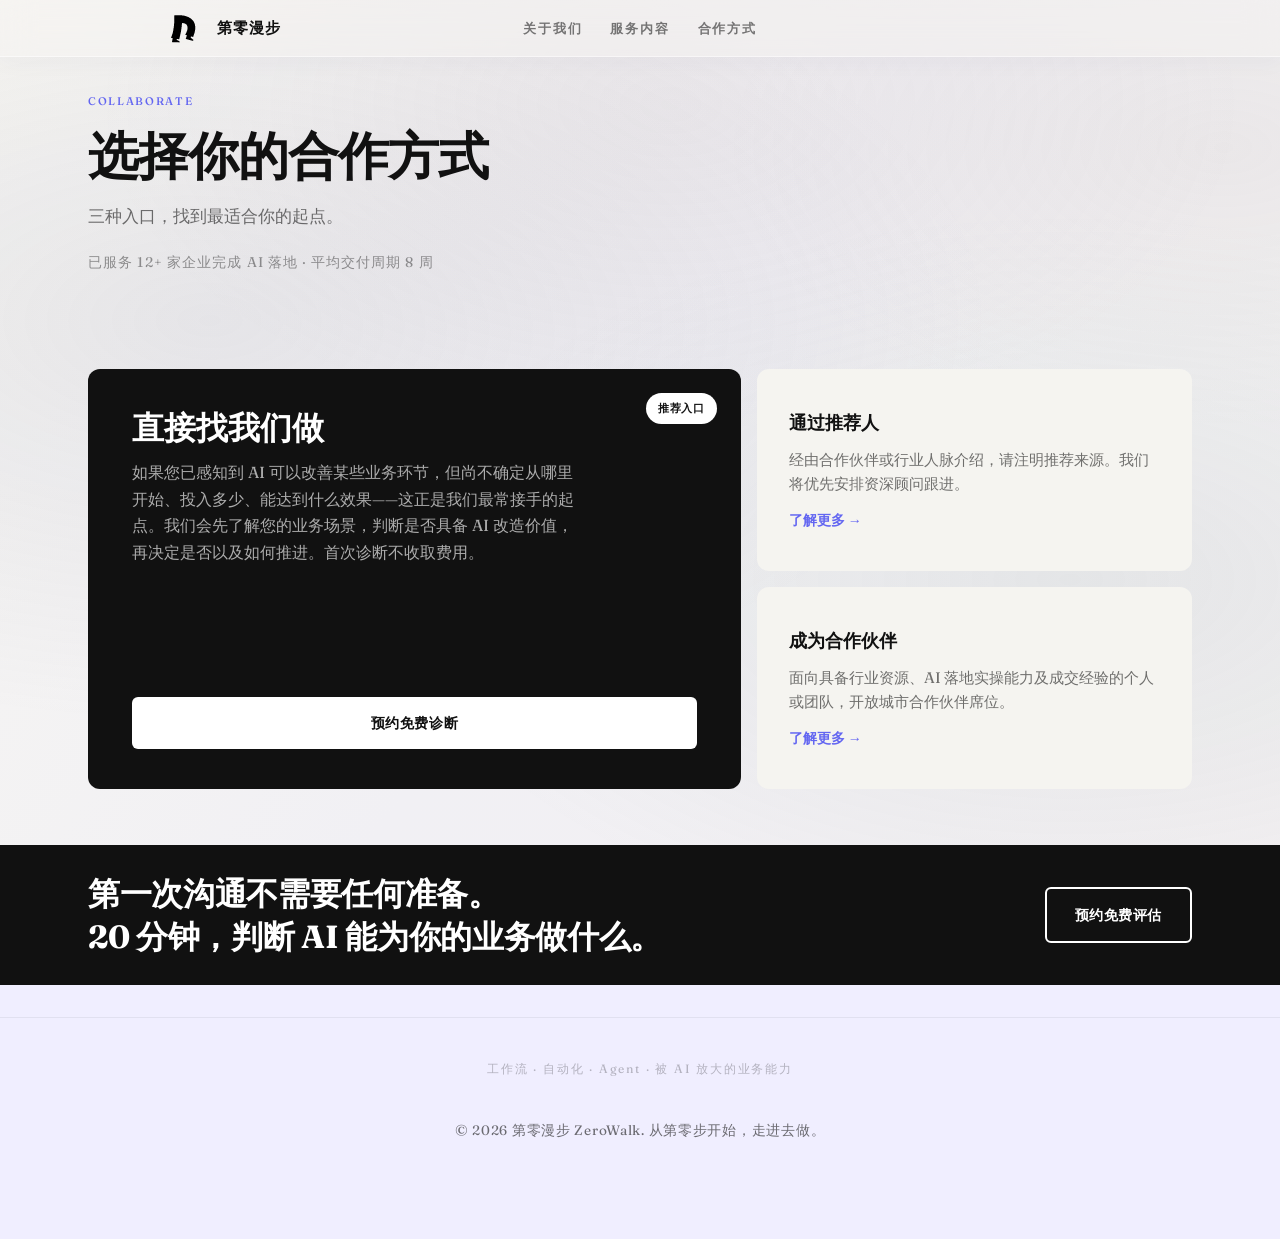
<file: collaborate.html>
<!doctype html>
<html lang="zh-CN">
  <head>
    <meta charset="UTF-8" />
    <meta name="viewport" content="width=device-width, initial-scale=1.0" />
    <title>合作方式 · 第零漫步 ZeroWalk</title>
    <link rel="icon" href="assets/favicon.png" type="image/png" />
    <link rel="preconnect" href="https://fonts.googleapis.com" />
    <link rel="preconnect" href="https://fonts.gstatic.com" crossorigin />
    <link rel="stylesheet" href="styles/site.css" />
  </head>
  <body class="page-sub">
    <div class="bg-gradient" aria-hidden="true"></div>
    <header id="topNavTags" class="top-nav-bar" aria-label="站点导航"></header>

    <div class="site-shell site-shell--sub">
      <main class="sub-main">
        <section class="sub-section sub-section--flush-top">
          <div class="sub-container">
            <span class="sub-label">Collaborate</span>
            <h1 class="sub-title">选择你的合作方式</h1>
            <p class="sub-lead">三种入口，找到最适合你的起点。</p>
            <p class="sub-stat-line">已服务 12+ 家企业完成 AI 落地  ·  平均交付周期 8 周</p>
          </div>
        </section>

        <section class="sub-section sub-section--tight">
          <div class="sub-container">
            <div class="sub-collab-grid">
              <article class="sub-collab-primary">
                <span class="sub-collab-rec-badge">推荐入口</span>
                <div>
                  <h3>直接找我们做</h3>
                  <p>
                    如果您已感知到 AI 可以改善某些业务环节，但尚不确定从哪里开始、投入多少、能达到什么效果——这正是我们最常接手的起点。我们会先了解您的业务场景，判断是否具备 AI 改造价值，再决定是否以及如何推进。首次诊断不收取费用。
                  </p>
                </div>
                <a class="sub-btn-light" href="index.html">预约免费诊断</a>
              </article>
              <div class="sub-collab-side">
                <article class="sub-collab-secondary">
                  <h3>通过推荐人</h3>
                  <p>经由合作伙伴或行业人脉介绍，请注明推荐来源。我们将优先安排资深顾问跟进。</p>
                  <a class="sub-link-arrow" href="index.html">了解更多 →</a>
                </article>
                <article class="sub-collab-secondary">
                  <h3>成为合作伙伴</h3>
                  <p>
                    面向具备行业资源、AI 落地实操能力及成交经验的个人或团队，开放城市合作伙伴席位。
                  </p>
                  <a class="sub-link-arrow" href="index.html">了解更多 →</a>
                </article>
              </div>
            </div>
          </div>
        </section>

        <section class="sub-cta-bar sub-cta-bar--tall" aria-label="预约沟通">
          <div class="sub-container sub-cta-bar__inner">
            <p class="sub-cta-bar__text">
              第一次沟通不需要任何准备。<br />
              20 分钟，判断 AI 能为你的业务做什么。
            </p>
            <a class="sub-btn-outline" href="index.html">预约免费评估</a>
          </div>
        </section>
      </main>
      <div data-shared-footer></div>
    </div>
    <script src="scripts/site-config.js"></script>
    <script src="scripts/shared.js"></script>
  </body>
</html>
</file>
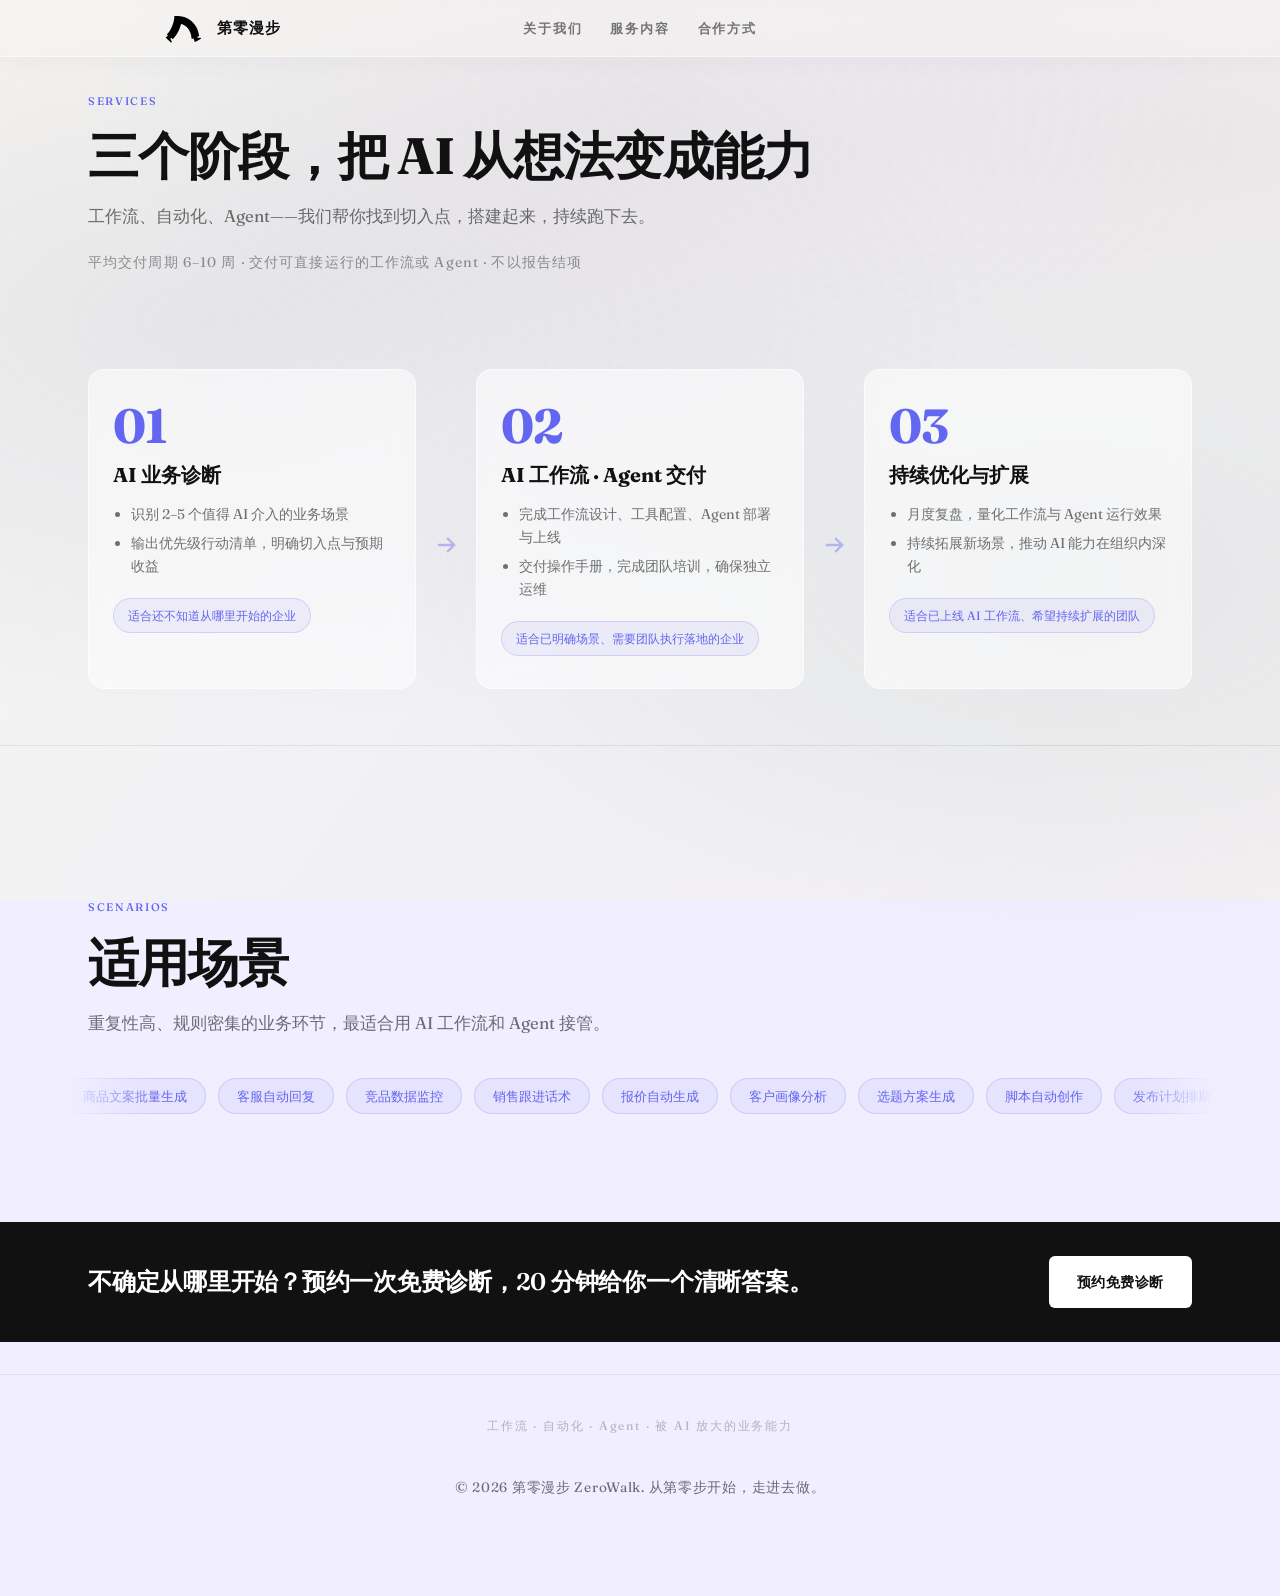
<file: services.html>
<!doctype html>
<html lang="zh-CN">
  <head>
    <meta charset="UTF-8" />
    <meta name="viewport" content="width=device-width, initial-scale=1.0" />
    <title>服务内容 · 第零漫步 ZeroWalk</title>
    <link rel="icon" href="assets/favicon.png" type="image/png" />
    <link rel="preconnect" href="https://fonts.googleapis.com" />
    <link rel="preconnect" href="https://fonts.gstatic.com" crossorigin />
    <link rel="stylesheet" href="styles/site.css" />
  </head>
  <body class="page-sub">
    <div class="bg-gradient" aria-hidden="true"></div>
    <header id="topNavTags" class="top-nav-bar" aria-label="站点导航"></header>

    <div class="site-shell site-shell--sub">
      <main class="sub-main">
        <section class="sub-section sub-section--flush-top">
          <div class="sub-container">
            <span class="sub-label">Services</span>
            <h1 class="sub-title">三个阶段，把 AI 从想法变成能力</h1>
            <p class="sub-lead">工作流、自动化、Agent——我们帮你找到切入点，搭建起来，持续跑下去。</p>
            <p class="sub-stat-line">
              平均交付周期 6–10 周  ·  交付可直接运行的工作流或 Agent  ·  不以报告结项
            </p>
          </div>
        </section>

        <section class="sub-section sub-section--tight">
          <div class="sub-container">
            <div class="sub-steps">
              <article class="sub-step-col">
                <span class="sub-step-num">01</span>
                <h3>AI 业务诊断</h3>
                <ul>
                  <li>识别 2–5 个值得 AI 介入的业务场景</li>
                  <li>输出优先级行动清单，明确切入点与预期收益</li>
                </ul>
                <span class="sub-step-badge">适合还不知道从哪里开始的企业</span>
              </article>
              <div class="sub-step-arrow" aria-hidden="true">
                <svg viewBox="0 0 24 24" fill="none" stroke="currentColor" stroke-width="2">
                  <path d="M5 12h14M13 6l6 6-6 6" />
                </svg>
              </div>
              <article class="sub-step-col">
                <span class="sub-step-num">02</span>
                <h3>AI 工作流 · Agent 交付</h3>
                <ul>
                  <li>完成工作流设计、工具配置、Agent 部署与上线</li>
                  <li>交付操作手册，完成团队培训，确保独立运维</li>
                </ul>
                <span class="sub-step-badge">适合已明确场景、需要团队执行落地的企业</span>
              </article>
              <div class="sub-step-arrow" aria-hidden="true">
                <svg viewBox="0 0 24 24" fill="none" stroke="currentColor" stroke-width="2">
                  <path d="M5 12h14M13 6l6 6-6 6" />
                </svg>
              </div>
              <article class="sub-step-col">
                <span class="sub-step-num">03</span>
                <h3>持续优化与扩展</h3>
                <ul>
                  <li>月度复盘，量化工作流与 Agent 运行效果</li>
                  <li>持续拓展新场景，推动 AI 能力在组织内深化</li>
                </ul>
                <span class="sub-step-badge">适合已上线 AI 工作流、希望持续扩展的团队</span>
              </article>
            </div>
          </div>
        </section>

        <hr class="sub-divider" />

        <section class="sub-section">
          <div class="sub-container">
            <span class="sub-label">Scenarios</span>
            <h2 class="sub-title">适用场景</h2>
            <p class="sub-lead sub-lead--spaced-sm">
              重复性高、规则密集的业务环节，最适合用 AI 工作流和 Agent 接管。
            </p>
            <div data-scenario-marquee></div>
          </div>
        </section>

        <section class="sub-cta-bar" aria-label="行动召唤">
          <div class="sub-container sub-cta-bar__inner">
            <p class="sub-cta-bar__text">
              不确定从哪里开始？预约一次免费诊断，20 分钟给你一个清晰答案。
            </p>
            <a class="sub-btn-light" href="index.html">预约免费诊断</a>
          </div>
        </section>
      </main>
      <div data-shared-footer></div>
    </div>
    <script src="scripts/site-config.js"></script>
    <script src="scripts/shared.js"></script>
    <script src="scripts/subpage-ui.js"></script>
  </body>
</html>
</file>
<file: styles/home.css>
@import url("./layout.css");
@import url("./contact-modal.css");
@import url("./mobile.css");

*,
*::before,
*::after {
  box-sizing: border-box;
  margin: 0;
  padding: 0;
}

html,
body {
  width: 100%;
  height: 100%;
  overflow: hidden;
  background: #f0eeff;
  font-family: "Fraunces", Georgia, "Times New Roman", serif;
  -webkit-font-smoothing: antialiased;
}

#canvas {
  display: block;
  position: fixed;
  inset: 0;
  width: 100vw;
  height: 100vh;
  z-index: 1;
  background: transparent;
}

.hint {
  position: fixed;
  bottom: 40px;
  left: 50%;
  transform: translateX(-50%);
  z-index: 2;
  font-size: 12px;
  letter-spacing: 0.2em;
  text-transform: uppercase;
  color: rgba(80, 78, 74, 0.55);
  text-shadow: 0 1px 12px rgba(255, 255, 255, 0.65);
  pointer-events: none;
  animation: hint-breathe 0.8s ease-in-out infinite;
  transition: opacity 0.4s ease;
}

.hint.is-hidden {
  opacity: 0 !important;
  animation: none;
}

@keyframes hint-breathe {
  0%,
  100% {
    opacity: 0.4;
  }
  50% {
    opacity: 1;
  }
}


.home-contact-panel {
  position: fixed;
  inset: 0;
  z-index: 40;
  display: flex;
  flex-direction: column;
  align-items: stretch;
  opacity: 0;
  visibility: hidden;
  pointer-events: none;
  transition:
    opacity 0.55s ease,
    visibility 0.55s;
}

.home-contact-panel.is-visible {
  visibility: visible;
  opacity: 1;
  pointer-events: none;
}

.home-contact-middle {
  flex: 1;
  display: flex;
  flex-direction: column;
  justify-content: center;
  min-height: 0;
  padding-top: var(--hold-clearance, 34vh);
  padding-bottom: 16px;
  box-sizing: border-box;
}

.home-prose {
  text-align: center;
  max-width: 520px;
  width: 100%;
  margin-left: auto;
  margin-right: auto;
  padding: 0 24px;
  pointer-events: none;
}

.home-contact-footer {
  flex-shrink: 0;
  display: flex;
  flex-direction: column;
  align-items: center;
  gap: 14px;
  padding-bottom: 10vh;
}

.home-prose__kicker {
  display: block;
  font-size: 14px;
  font-weight: 400;
  letter-spacing: 0.06em;
  text-transform: none;
  color: rgba(0, 0, 0, 0.58);
  margin: 0 0 14px;
}

.home-prose__lead {
  margin: 0 0 12px;
  font-size: 15px;
  font-weight: 500;
  line-height: 1.75;
  color: rgba(0, 0, 0, 0.72);
  letter-spacing: 0.01em;
}

.home-prose__body {
  margin: 0 0 12px;
  font-size: 15px;
  font-weight: 400;
  line-height: 1.75;
  color: rgba(0, 0, 0, 0.58);
}

.home-prose__muted {
  margin: 0 0 16px;
  font-size: 15px;
  font-weight: 400;
  line-height: 1.75;
  color: rgba(0, 0, 0, 0.42);
  font-style: italic;
}

.home-contact-tagline {
  margin: 0;
  max-width: 360px;
  padding: 0 24px;
  font-size: 12px;
  font-weight: 400;
  line-height: 1.65;
  letter-spacing: 0.03em;
  color: rgba(0, 0, 0, 0.36);
  text-align: center;
  pointer-events: none;
}

.contact-btn {
  position: relative;
  display: inline-flex;
  align-items: center;
  justify-content: center;
  background: #111;
  color: #fff;
  border: none;
  padding: 14px 28px;
  font-size: 14px;
  font-weight: 500;
  letter-spacing: 0.04em;
  text-transform: none;
  max-width: calc(100vw - 48px);
  text-align: center;
  line-height: 1.35;
  text-decoration: none;
  cursor: pointer;
  border-radius: 2px;
  font-family: inherit;
  transition: background 0.2s;
  pointer-events: auto;
  box-sizing: border-box;
}

.contact-btn:hover {
  background: #333;
}
</file>
<file: styles/site.css>
@import url("./layout.css");
@import url("./contact-modal.css");
@import url("./subpages.css");
@import url("./mobile.css");

:root {
  --bg: #f7f6f2;
  --bg-soft: rgba(255, 255, 255, 0.35);
  --surface: rgba(255, 255, 255, 0.52);
  --text: #1a1a1a;
  --muted: rgba(26, 26, 26, 0.62);
  --line: rgba(255, 255, 255, 0.55);
  --green-1: oklch(45% 0.14 155);
  --green-2: oklch(58% 0.13 168);
  --green-3: oklch(72% 0.1 175);
  --green-soft: oklch(95% 0.04 160);
  --gradient: linear-gradient(135deg, var(--green-1) 0%, var(--green-2) 52%, var(--green-3) 100%);
  --gradient-soft: linear-gradient(180deg, oklch(97% 0.03 160) 0%, var(--bg) 100%);
  --shadow: 0 24px 60px oklch(45% 0.1 155 / 0.12);
  --font: "Fraunces", Georgia, "Times New Roman", serif;
  --max: 900px;
  --radius: 12px;
  --radius-lg: 20px;
}

*,
*::before,
*::after {
  box-sizing: border-box;
}

html {
  scroll-behavior: smooth;
}

body {
  margin: 0;
  color: var(--text);
  background: #f0eeff;
  font-family: var(--font);
  font-size: 16px;
  line-height: 1.75;
  -webkit-font-smoothing: antialiased;
}

img {
  max-width: 100%;
  display: block;
}

a {
  color: inherit;
  text-decoration: none;
}

button,
input,
select,
textarea {
  font: inherit;
}

.site-shell {
  min-height: 100vh;
  overflow-x: clip;
}

.topbar {
  position: sticky;
  top: 0;
  z-index: 50;
  background: oklch(100% 0 0 / 0.82);
  backdrop-filter: blur(16px);
  border-bottom: 1px solid var(--line);
}

.topbar-inner,
.footer-inner,
.page-head,
.page-wrap,
.hero-inner,
.section-block,
.cta-band {
  width: min(var(--max), calc(100vw - 2rem));
  margin: 0 auto;
}

.topbar-inner {
  display: flex;
  align-items: center;
  justify-content: space-between;
  gap: 1rem;
  padding: 0.9rem 0;
}

.brand {
  display: flex;
  align-items: center;
  gap: 0.75rem;
}

.brand-mark {
  width: 2.25rem;
  height: 2.25rem;
  border-radius: 10px;
  background: var(--gradient);
  color: oklch(99% 0.01 155);
  display: grid;
  place-items: center;
  font-weight: 700;
  font-size: 0.95rem;
}

.brand-text strong {
  display: block;
  font-size: 0.95rem;
  font-weight: 600;
}

.brand-text span {
  display: block;
  font-size: 0.72rem;
  color: var(--muted);
  margin-top: 0.1rem;
}

.nav {
  display: flex;
  flex-wrap: wrap;
  gap: 0.25rem;
  justify-content: flex-end;
}

.nav a {
  padding: 0.45rem 0.7rem;
  font-size: 0.88rem;
  color: var(--muted);
  border-radius: 8px;
  transition: color 0.2s ease, background 0.2s ease;
}

.nav a:hover,
.nav a.active {
  color: var(--green-1);
  background: var(--green-soft);
}

.btn {
  display: inline-flex;
  align-items: center;
  justify-content: center;
  min-height: 2.75rem;
  padding: 0 1.25rem;
  border-radius: 999px;
  border: none;
  font-size: 0.92rem;
  font-weight: 500;
  cursor: pointer;
  transition: transform 0.2s ease, box-shadow 0.2s ease, opacity 0.2s ease;
}

.btn:hover {
  transform: translateY(-1px);
}

.btn-primary {
  background: var(--gradient);
  color: oklch(99% 0.01 155);
  box-shadow: 0 8px 24px oklch(45% 0.12 155 / 0.28);
}

.btn-primary:hover {
  box-shadow: 0 12px 32px oklch(45% 0.12 155 / 0.35);
}

.btn-secondary {
  background: var(--surface);
  color: var(--text);
  border: 1px solid var(--line);
}

.btn-secondary:hover {
  border-color: oklch(80% 0.06 160);
  background: var(--green-soft);
}

.btn-ghost {
  background: transparent;
  color: var(--green-1);
  border: 1px solid oklch(85% 0.05 160);
}

.btn-ghost:hover {
  background: var(--green-soft);
}

.hero {
  position: relative;
  padding: clamp(3rem, 8vw, 5.5rem) 0 clamp(2.5rem, 6vw, 4rem);
  overflow: hidden;
}

.hero--home {
  background: var(--gradient-soft);
}

.hero-glow {
  position: absolute;
  width: min(520px, 80vw);
  height: min(520px, 80vw);
  top: -20%;
  right: -10%;
  background: radial-gradient(circle, oklch(65% 0.14 168 / 0.35) 0%, transparent 68%);
  filter: blur(40px);
  animation: glow-drift 12s ease-in-out infinite alternate;
  pointer-events: none;
}

.hero-glow--secondary {
  width: 360px;
  height: 360px;
  top: auto;
  bottom: -10%;
  left: -8%;
  right: auto;
  background: radial-gradient(circle, oklch(55% 0.12 155 / 0.22) 0%, transparent 70%);
  animation-duration: 16s;
  animation-direction: alternate-reverse;
}

.hero-inner {
  position: relative;
  display: grid;
  grid-template-columns: 1fr 1fr;
  gap: clamp(2rem, 5vw, 4rem);
  align-items: center;
}

.hero-kicker {
  margin: 0 0 1rem;
  font-size: 0.82rem;
  font-weight: 500;
  color: var(--green-1);
  letter-spacing: 0.06em;
}

.hero h1,
.page-head h1 {
  margin: 0 0 1.25rem;
  font-size: clamp(2rem, 5vw, 3.25rem);
  font-weight: 700;
  line-height: 1.25;
  letter-spacing: 0.01em;
}

.hero h1 em {
  font-style: normal;
  background: var(--gradient);
  -webkit-background-clip: text;
  background-clip: text;
  color: transparent;
}

.lede,
.page-head p,
.section-desc {
  margin: 0;
  max-width: 32rem;
  font-size: 1.05rem;
  line-height: 1.75;
  color: var(--muted);
}

.hero-actions,
.cta-row {
  display: flex;
  flex-wrap: wrap;
  gap: 0.75rem;
  margin-top: 1.75rem;
}

.hero-visual {
  position: relative;
}

.flow-card {
  background: var(--surface);
  border: 1px solid var(--line);
  border-radius: var(--radius-lg);
  padding: 1.5rem;
  box-shadow: var(--shadow);
}

.flow-card__title {
  margin: 0 0 1.25rem;
  font-size: 0.78rem;
  font-weight: 600;
  color: var(--muted);
  letter-spacing: 0.08em;
}

.flow-steps {
  display: grid;
  gap: 0.85rem;
}

.flow-steps li {
  display: flex;
  align-items: flex-start;
  gap: 0.85rem;
  list-style: none;
  padding: 0.85rem 1rem;
  border-radius: var(--radius);
  background: var(--bg-soft);
  opacity: 0;
  transform: translateX(12px);
  animation: slide-in 0.6s cubic-bezier(0.22, 1, 0.36, 1) forwards;
}

.flow-steps li:nth-child(1) { animation-delay: 0.5s; }
.flow-steps li:nth-child(2) { animation-delay: 0.65s; }
.flow-steps li:nth-child(3) { animation-delay: 0.8s; }
.flow-steps li:nth-child(4) { animation-delay: 0.95s; }

.flow-steps span {
  flex: none;
  width: 1.75rem;
  height: 1.75rem;
  border-radius: 8px;
  background: var(--gradient);
  color: oklch(99% 0.01 155);
  font-size: 0.72rem;
  font-weight: 700;
  display: grid;
  place-items: center;
}

.flow-steps strong {
  display: block;
  font-size: 0.92rem;
  font-weight: 600;
  margin-bottom: 0.15rem;
}

.flow-steps p {
  margin: 0;
  font-size: 0.85rem;
  color: var(--muted);
  line-height: 1.55;
}

.section-block {
  padding: clamp(3rem, 7vw, 5rem) 0;
}

.section-block--alt {
  background: var(--bg-soft);
}

.section-header {
  margin-bottom: 2.5rem;
  max-width: 36rem;
}

.section-label {
  display: inline-block;
  margin-bottom: 0.75rem;
  padding: 0.25rem 0.65rem;
  border-radius: 999px;
  background: var(--green-soft);
  color: var(--green-1);
  font-size: 0.75rem;
  font-weight: 600;
}

.section-header h2 {
  margin: 0 0 0.75rem;
  font-size: clamp(1.5rem, 3vw, 2rem);
  font-weight: 700;
  line-height: 1.35;
}

.feature-grid {
  display: grid;
  grid-template-columns: repeat(3, 1fr);
  gap: 1.25rem;
}

.feature-item {
  padding: 1.5rem;
  border-radius: var(--radius-lg);
  background: var(--surface);
  border: 1px solid var(--line);
  transition: border-color 0.25s ease, box-shadow 0.25s ease;
}

.feature-item:hover {
  border-color: oklch(82% 0.06 160);
  box-shadow: 0 12px 40px oklch(45% 0.08 155 / 0.08);
}

.feature-item__tag {
  display: inline-block;
  margin-bottom: 0.85rem;
  font-size: 1.5rem;
  font-weight: 700;
  background: var(--gradient);
  -webkit-background-clip: text;
  background-clip: text;
  color: transparent;
}

.feature-item h3 {
  margin: 0 0 0.6rem;
  font-size: 1.05rem;
  font-weight: 600;
  line-height: 1.4;
}

.feature-item p {
  margin: 0;
  font-size: 0.92rem;
  color: var(--muted);
  line-height: 1.65;
}

.audience-grid {
  display: grid;
  grid-template-columns: repeat(2, 1fr);
  gap: 1rem;
}

.audience-item {
  padding: 1.25rem 1.35rem;
  border-radius: var(--radius);
  background: var(--surface);
  border: 1px solid var(--line);
}

.audience-item h3 {
  margin: 0 0 0.45rem;
  font-size: 1rem;
  font-weight: 600;
}

.audience-item p {
  margin: 0;
  font-size: 0.9rem;
  color: var(--muted);
  line-height: 1.6;
}

.process-grid {
  display: grid;
  grid-template-columns: repeat(5, 1fr);
  gap: 0.75rem;
}

.process-item {
  padding: 1.25rem 1rem;
  border-radius: var(--radius);
  background: var(--surface);
  border: 1px solid var(--line);
  text-align: center;
}

.process-item__num {
  display: inline-flex;
  align-items: center;
  justify-content: center;
  width: 2rem;
  height: 2rem;
  margin-bottom: 0.85rem;
  border-radius: 50%;
  background: var(--gradient);
  color: oklch(99% 0.01 155);
  font-size: 0.75rem;
  font-weight: 700;
}

.process-item h3 {
  margin: 0 0 0.45rem;
  font-size: 0.92rem;
  font-weight: 600;
}

.process-item p {
  margin: 0;
  font-size: 0.82rem;
  color: var(--muted);
  line-height: 1.55;
}

.data-table-wrap {
  border-radius: var(--radius-lg);
  border: 1px solid var(--line);
  background: var(--surface);
  overflow: hidden;
}

.data-table-wrap table {
  width: 100%;
  border-collapse: collapse;
}

.data-table-wrap th,
.data-table-wrap td {
  padding: 0.9rem 1.1rem;
  text-align: left;
  border-bottom: 1px solid var(--line);
  font-size: 0.9rem;
}

.data-table-wrap th {
  background: var(--bg-soft);
  color: var(--muted);
  font-weight: 600;
  font-size: 0.78rem;
}

.data-table-wrap td:nth-child(3) {
  font-weight: 600;
  color: var(--green-1);
}

.data-table-wrap tr:last-child td {
  border-bottom: none;
}

.table-note {
  margin: 0.85rem 0 0;
  font-size: 0.85rem;
  color: var(--muted);
}

.case-grid {
  display: grid;
  grid-template-columns: repeat(3, 1fr);
  gap: 1.25rem;
}

.case-item {
  padding: 1.5rem;
  border-radius: var(--radius-lg);
  background: var(--surface);
  border: 1px solid var(--line);
  display: flex;
  flex-direction: column;
}

.case-item__tag {
  margin-bottom: 0.65rem;
  font-size: 0.75rem;
  font-weight: 600;
  color: var(--green-1);
}

.case-item h3 {
  margin: 0 0 0.65rem;
  font-size: 1.05rem;
  font-weight: 600;
  line-height: 1.4;
}

.case-item p {
  margin: 0;
  flex: 1;
  font-size: 0.9rem;
  color: var(--muted);
  line-height: 1.6;
}

.case-item__result {
  margin: 1rem 0;
  padding-top: 1rem;
  border-top: 1px solid var(--line);
  font-size: 0.85rem;
  color: var(--muted);
}

.case-item__result strong {
  color: var(--text);
  font-weight: 600;
}

.cta-band {
  margin: 0 auto 3rem;
  padding: clamp(2rem, 5vw, 3rem);
  border-radius: var(--radius-lg);
  background: var(--gradient);
  color: oklch(99% 0.01 155);
  display: flex;
  align-items: center;
  justify-content: space-between;
  gap: 2rem;
}

.cta-band h2 {
  margin: 0 0 0.65rem;
  font-size: clamp(1.35rem, 2.5vw, 1.75rem);
  font-weight: 700;
  line-height: 1.35;
  max-width: 18em;
}

.cta-band p {
  margin: 0;
  font-size: 0.95rem;
  line-height: 1.65;
  opacity: 0.92;
  max-width: 28rem;
}

.cta-band .btn-primary {
  background: var(--surface);
  color: var(--green-1);
  box-shadow: none;
}

.cta-band .btn-secondary {
  background: oklch(100% 0 0 / 0.15);
  border-color: oklch(100% 0 0 / 0.35);
  color: oklch(99% 0.01 155);
}

.site-shell--sub .page-head {
  padding: 2rem 0 2.5rem;
  border-bottom: none;
  background: transparent;
  text-align: center;
}

.site-shell--sub .page-head .section-label {
  display: block;
  margin: 0 auto 1rem;
  padding: 0;
  border-radius: 0;
  background: none;
  color: rgba(26, 26, 26, 0.5);
  font-size: 11px;
  letter-spacing: 0.22em;
  text-transform: uppercase;
  font-weight: 600;
}

.site-shell--sub .page-head h1 {
  margin: 0 auto 1rem;
  max-width: 14em;
  font-size: clamp(1.75rem, 4vw, 2.35rem);
  font-weight: 600;
  line-height: 1.25;
  letter-spacing: -0.01em;
  color: #111;
}

.site-shell--sub .page-head p {
  margin: 0 auto;
  max-width: 32em;
  color: var(--muted);
  font-size: 1rem;
  line-height: 1.7;
}

.page-wrap {
  padding: 2.5rem 0 3.5rem;
}

.site-shell--sub .page-wrap {
  padding: 0 0 4rem;
}

.detail-grid {
  display: grid;
  gap: 1rem;
}

.site-shell--sub .detail-grid {
  gap: 1.25rem;
}

.detail-block {
  padding: 1.5rem;
  border-radius: var(--radius-lg);
  background: var(--surface);
  border: 1px solid var(--line);
}

.site-shell--sub .detail-block {
  padding: 1.75rem 1.85rem;
  border-radius: 20px;
  border: 1px solid rgba(255, 255, 255, 0.58);
  box-shadow: 0 8px 32px rgba(60, 50, 90, 0.06);
}

.detail-block h3,
.contact-card h3,
.profile-card h3,
.form-panel h3 {
  margin: 0 0 0.6rem;
  font-size: 1.05rem;
  font-weight: 600;
}

.site-shell--sub .detail-block h3 {
  font-size: 1.15rem;
  font-weight: 600;
  color: #111;
  letter-spacing: -0.01em;
}

.detail-block p,
.contact-card p,
.profile-card p {
  margin: 0;
  color: var(--muted);
  line-height: 1.65;
}

.site-shell--sub .detail-block p {
  font-size: 0.98rem;
}

.story-tag,
.kicker {
  display: inline-block;
  margin-bottom: 0.6rem;
  font-size: 0.75rem;
  font-weight: 600;
  color: var(--green-1);
}

.site-shell--sub .story-tag {
  margin-bottom: 0.75rem;
  font-size: 11px;
  letter-spacing: 0.18em;
  text-transform: uppercase;
  color: rgba(26, 26, 26, 0.48);
  font-weight: 600;
}

.detail-block ul,
.contact-card ul,
.profile-card ul {
  margin: 0.75rem 0 0;
  padding-left: 1.2rem;
  color: var(--muted);
  line-height: 1.65;
}

.detail-block li,
.contact-card li,
.profile-card li {
  margin-bottom: 0.35rem;
}

.quote-band {
  width: min(var(--max), calc(100vw - 2rem));
  margin: 0 auto 3rem;
  padding: 2rem 0;
  text-align: center;
}

.site-shell--sub .quote-band {
  margin: 2.5rem auto 3rem;
  padding: 2.5rem 1.5rem;
  border-radius: 20px;
  border: 1px solid rgba(255, 255, 255, 0.5);
}

.quote-band blockquote {
  margin: 0 auto;
  max-width: 20em;
  font-size: clamp(1.25rem, 2.5vw, 1.65rem);
  font-weight: 600;
  line-height: 1.5;
  color: var(--text);
}

.site-shell--sub .quote-band blockquote {
  font-style: italic;
  font-weight: 500;
  color: #111;
  line-height: 1.55;
}

.contact-grid {
  display: grid;
  grid-template-columns: 1fr 1fr;
  gap: 1.25rem;
}

.contact-grid--single {
  grid-template-columns: 1fr;
  max-width: 42rem;
}

.scene-tags li {
  line-height: 1.7;
}

.scene-tags strong {
  display: inline-block;
  min-width: 3.2em;
}

.checkbox-group {
  display: grid;
  grid-template-columns: repeat(2, minmax(0, 1fr));
  gap: 0.55rem 1rem;
  margin-top: 0.55rem;
}

.checkbox-item {
  display: flex;
  align-items: center;
  gap: 0.45rem;
  font-size: 0.92rem;
  color: var(--ink-soft);
}

.field-label {
  display: block;
  font-size: 0.92rem;
  font-weight: 600;
  color: var(--ink);
  margin-bottom: 0.15rem;
}

.contact-card,
.profile-card,
.form-panel,
.admin-panel {
  padding: 1.5rem;
  border-radius: var(--radius-lg);
  background: var(--surface);
  border: 1px solid var(--line);
}

.form-shell {
  display: grid;
  grid-template-columns: 0.85fr 1.15fr;
  gap: 1.25rem;
}

.progress-list {
  list-style: none;
  margin: 0;
  padding: 0;
  display: grid;
  gap: 0.5rem;
}

.progress-item {
  display: flex;
  gap: 0.75rem;
  padding: 0.75rem;
  border-radius: var(--radius);
  border: 1px solid var(--line);
  background: var(--bg);
}

.progress-item.current {
  background: var(--green-soft);
  border-color: oklch(82% 0.06 160);
}

.progress-index {
  flex: none;
  width: 1.75rem;
  height: 1.75rem;
  border-radius: 8px;
  background: var(--gradient);
  color: oklch(99% 0.01 155);
  font-size: 0.75rem;
  font-weight: 700;
  display: grid;
  place-items: center;
}

.dev-note,
.status-pill {
  display: inline-flex;
  padding: 0.35rem 0.6rem;
  border-radius: 8px;
  background: var(--green-soft);
  color: var(--green-1);
  font-size: 0.85rem;
}

.field-grid {
  display: grid;
  gap: 0.85rem;
  grid-template-columns: repeat(2, 1fr);
}

.field-grid.single {
  grid-template-columns: 1fr;
}

.field {
  display: grid;
  gap: 0.4rem;
}

.field label,
.fieldset-title {
  font-size: 0.9rem;
  font-weight: 600;
}

.field small {
  color: var(--muted);
}

.input,
.textarea,
.select {
  width: 100%;
  padding: 0.7rem 0.85rem;
  border-radius: var(--radius);
  border: 1px solid var(--line);
  background: var(--bg);
  color: var(--text);
}

.textarea {
  min-height: 7rem;
  resize: vertical;
}

.choice-grid {
  display: grid;
  gap: 0.65rem;
  grid-template-columns: repeat(3, 1fr);
}

.choice-card {
  position: relative;
}

.choice-card input {
  position: absolute;
  inset: 0;
  opacity: 0;
}

.choice-card span {
  display: block;
  padding: 0.8rem;
  border-radius: var(--radius);
  border: 1px solid var(--line);
  min-height: 4.5rem;
  background: var(--bg);
  font-size: 0.88rem;
}

.choice-card input:checked + span {
  border-color: oklch(70% 0.1 160);
  background: var(--green-soft);
}

.form-actions {
  display: flex;
  justify-content: space-between;
  gap: 0.75rem;
  margin-top: 1.25rem;
}

.form-actions .btn-group {
  display: flex;
  gap: 0.65rem;
}

.hidden {
  display: none !important;
}

.success-panel {
  padding: 1.15rem;
  border-radius: var(--radius);
  background: var(--green-soft);
  border: 1px solid oklch(82% 0.06 160);
}

.admin-grid {
  display: grid;
  grid-template-columns: 0.7fr 1.3fr;
  gap: 1.25rem;
}

.record-list {
  list-style: none;
  padding: 0;
  margin: 1rem 0 0;
  display: grid;
  gap: 0.5rem;
}

.record-button {
  width: 100%;
  text-align: left;
  padding: 0.85rem;
  border-radius: var(--radius);
  border: 1px solid var(--line);
  background: var(--bg);
  cursor: pointer;
}

.record-button.active {
  background: var(--green-soft);
  border-color: oklch(82% 0.06 160);
}

.table-wrap,
.ledger {
  overflow-x: auto;
  border-radius: var(--radius-lg);
  border: 1px solid var(--line);
  background: var(--surface);
}

table {
  width: 100%;
  border-collapse: collapse;
  min-width: 32rem;
}

th,
td {
  padding: 0.85rem 1rem;
  text-align: left;
  border-bottom: 1px solid var(--line);
  font-size: 0.9rem;
}

th {
  background: var(--bg-soft);
  color: var(--muted);
  font-weight: 600;
  font-size: 0.78rem;
}

.footer {
  border-top: 1px solid var(--line);
  background: var(--surface);
}

.footer-inner {
  display: flex;
  justify-content: space-between;
  gap: 1rem;
  padding: 1.5rem 0 2.5rem;
  font-size: 0.85rem;
  color: var(--muted);
}

.reveal {
  opacity: 0;
  transform: translateY(20px);
  transition: opacity 0.7s cubic-bezier(0.22, 1, 0.36, 1), transform 0.7s cubic-bezier(0.22, 1, 0.36, 1);
}

.reveal.is-visible {
  opacity: 1;
  transform: translateY(0);
}

.hero--home .hero-kicker.reveal { transition-delay: 0.05s; }
.hero--home h1.reveal { transition-delay: 0.12s; }
.hero--home .lede.reveal { transition-delay: 0.2s; }
.hero--home .hero-actions.reveal { transition-delay: 0.28s; }
.hero--home .hero-visual.reveal { transition-delay: 0.35s; }

@keyframes glow-drift {
  from { transform: translate(0, 0) scale(1); }
  to { transform: translate(-24px, 18px) scale(1.06); }
}

@keyframes slide-in {
  to {
    opacity: 1;
    transform: translateX(0);
  }
}

@media (max-width: 960px) {
  .hero-inner,
  .feature-grid,
  .case-grid,
  .process-grid,
  .contact-grid,
  .form-shell,
  .admin-grid,
  .cta-band {
    grid-template-columns: 1fr;
    flex-direction: column;
    align-items: stretch;
  }

  .checkbox-group {
    grid-template-columns: 1fr;
  }

  .audience-grid {
    grid-template-columns: 1fr;
  }

  .cta-band {
    text-align: left;
  }
}

@media (max-width: 640px) {
  .topbar-inner,
  .footer-inner {
    flex-direction: column;
    align-items: flex-start;
  }

  .nav {
    justify-content: flex-start;
  }

  .field-grid,
  .choice-grid {
    grid-template-columns: 1fr;
  }
}

@media (prefers-reduced-motion: reduce) {
  .reveal,
  .flow-steps li {
    opacity: 1;
    transform: none;
    animation: none;
    transition: none;
  }

  .hero-glow {
    animation: none;
  }
}
</file>
